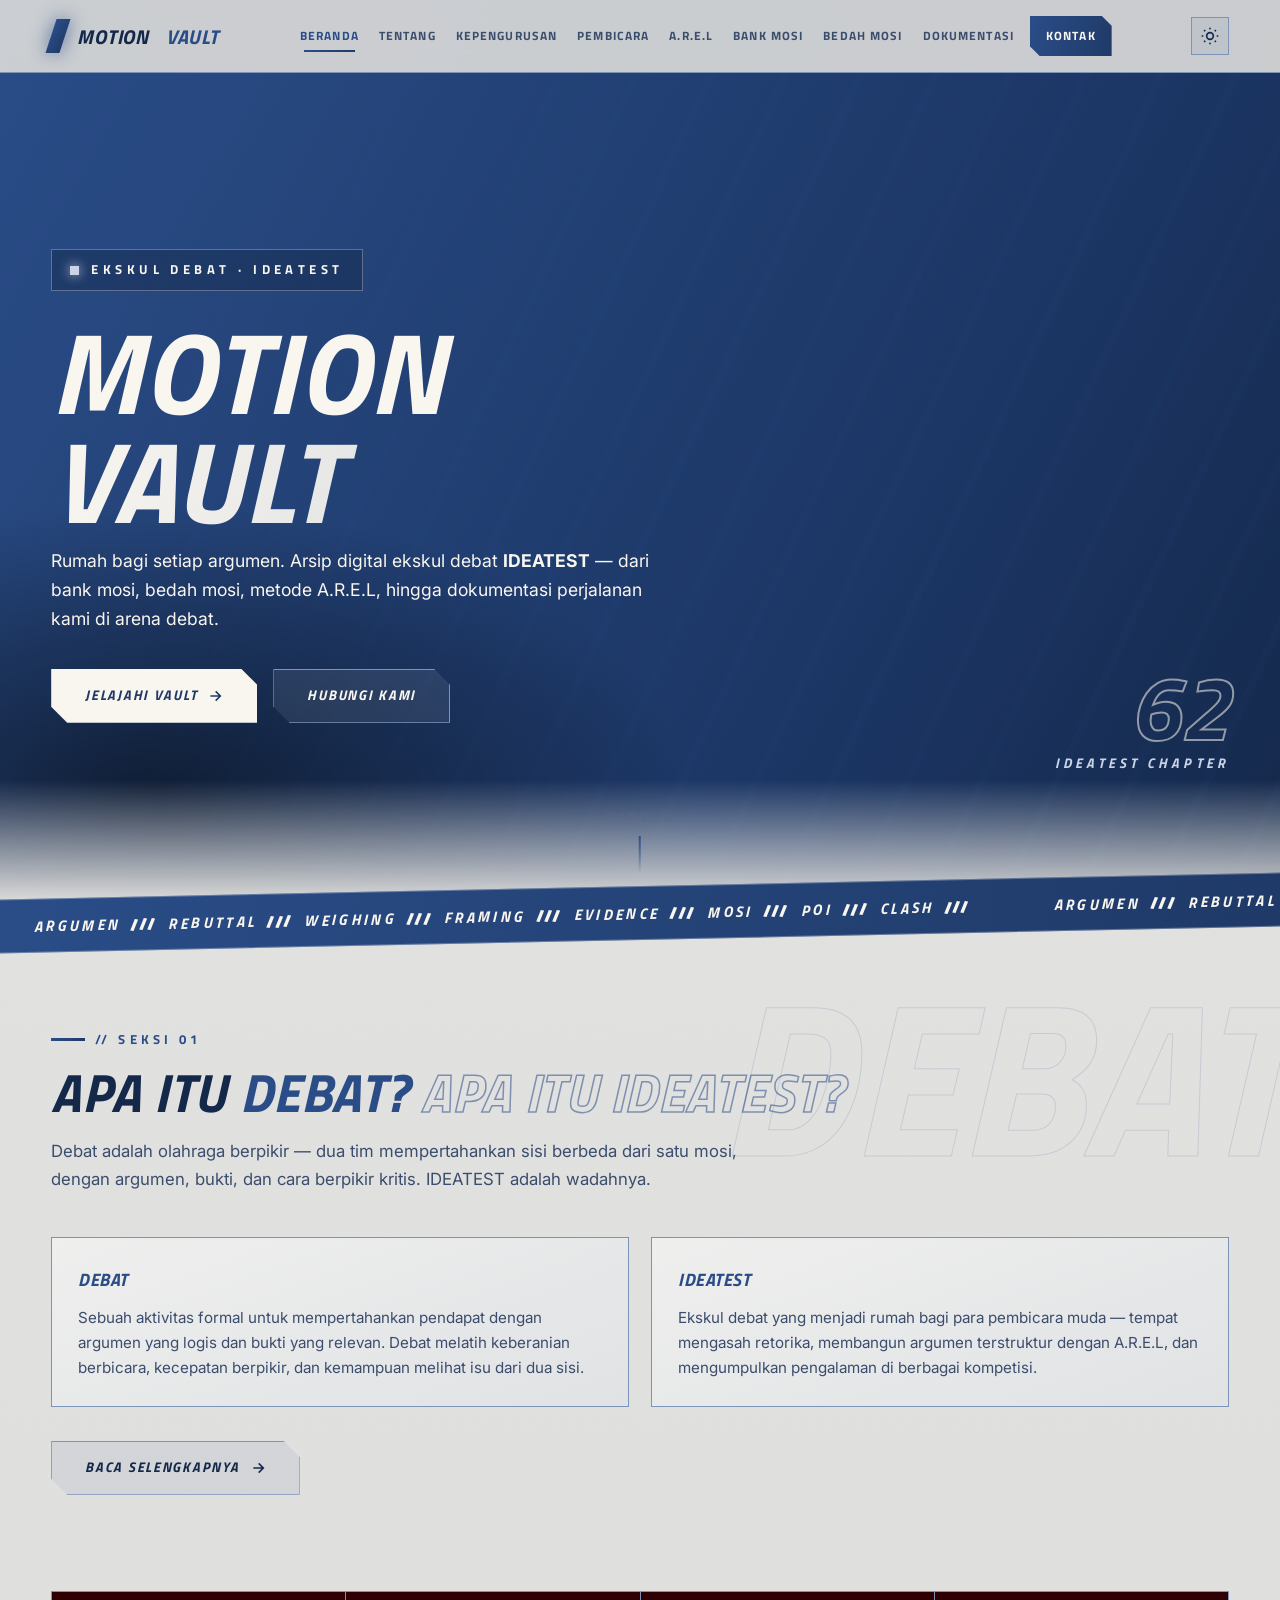
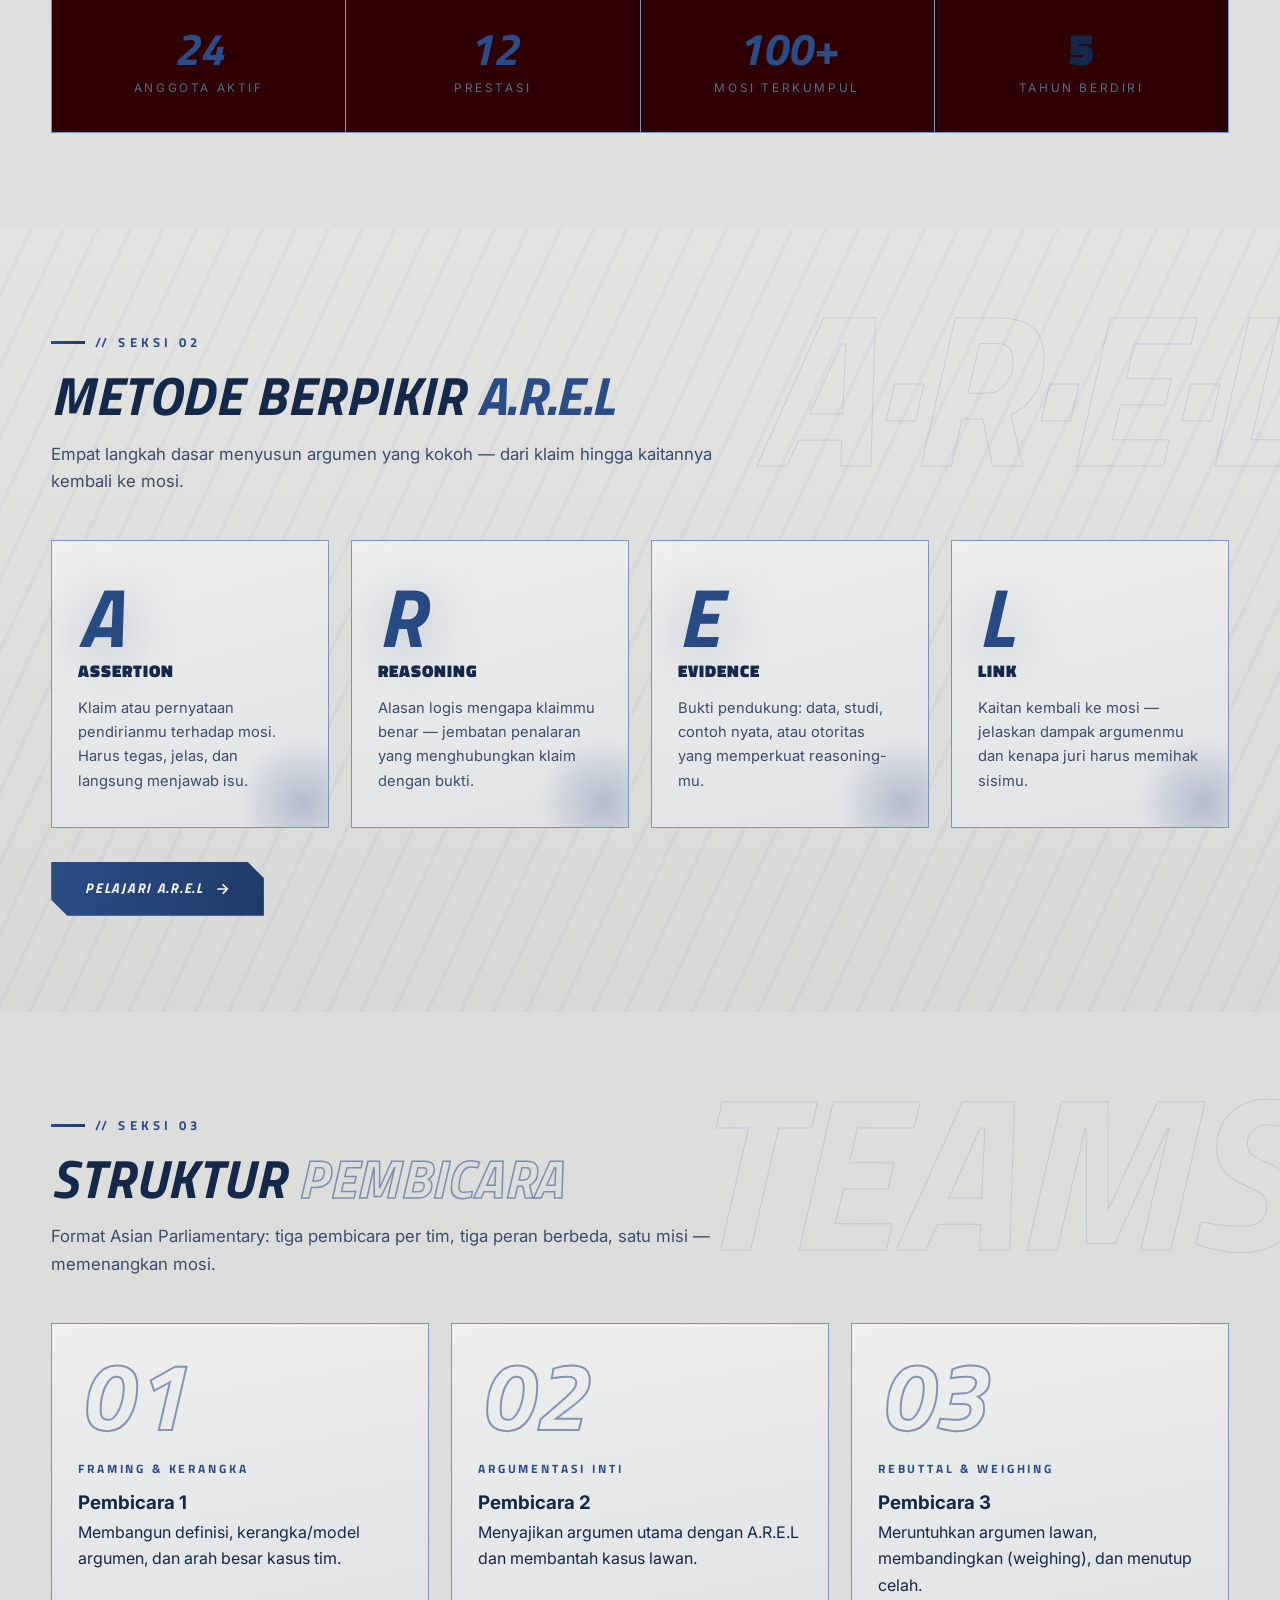
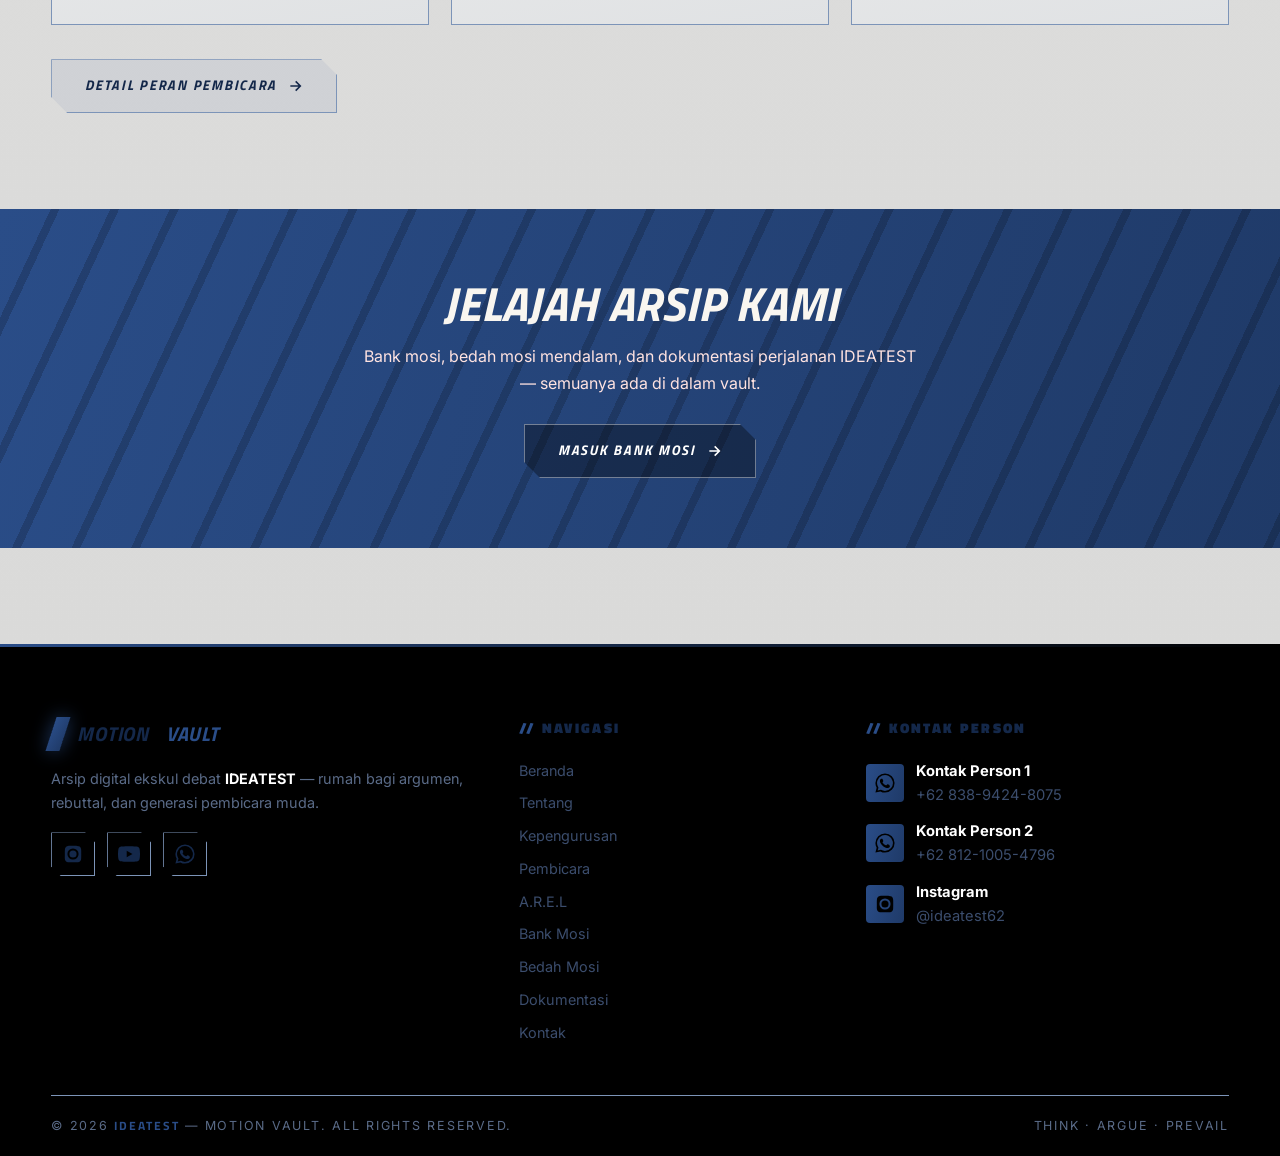
<file: index.html>
<!DOCTYPE html>
<html lang="id">
<head>
<meta charset="UTF-8">
<meta name="viewport" content="width=device-width, initial-scale=1.0">
<title>Beranda — Motion Vault | IDEATEST</title>
<meta name="description" content="Motion Vault — arsip digital ekskul debat IDEATEST">
<script>(function(){try{var t=localStorage.getItem('mv-theme');if(!t)t=matchMedia('(prefers-color-scheme: light)').matches?'light':'dark';document.documentElement.setAttribute('data-theme',t)}catch(e){document.documentElement.setAttribute('data-theme','dark')}})()</script>
<link rel="preconnect" href="https://fonts.googleapis.com">
<link rel="preconnect" href="https://fonts.gstatic.com" crossorigin>
<link href="https://fonts.googleapis.com/css2?family=Titillium+Web:ital,wght@0,600;0,700;0,900;1,700;1,900&family=Inter:wght@400;500;600&display=swap" rel="stylesheet">
<link rel="stylesheet" href="css/style.css">
<link rel="icon" href="data:image/svg+xml,%3Csvg xmlns='http://www.w3.org/2000/svg' viewBox='0 0 32 32'%3E%3Crect width='32' height='32' fill='%23240000'/%3E%3Crect x='10' y='4' width='9' height='24' fill='%23AD2831' transform='skewX(-14 4)'/%3E%3C/svg%3E">
</head>
<body>
<header id="site-header"></header>

<!-- ================= HERO ================= -->
<section class="hero">
  <div class="container hero-inner">
    <span class="hero-kicker"><span class="dot"></span>Ekskul Debat · IDEATEST</span>
    <h1>Motion <span class="l2">Vault</span></h1>
    <p class="hero-sub">Rumah bagi setiap argumen. Arsip digital ekskul debat <b>IDEATEST</b> —
       dari bank mosi, bedah mosi, metode A.R.E.L, hingga dokumentasi perjalanan kami di arena debat.</p>
    <div class="hero-actions">
      <a href="tentang.html" class="btn btn-red">Jelajahi Vault
        <svg class="arr" width="16" height="16" viewBox="0 0 24 24" fill="none" stroke="currentColor" stroke-width="2.4"><path d="M5 12h14M13 5l7 7-7 7"/></svg></a>
      <a href="kontak.html" class="btn btn-ghost">Hubungi Kami</a>
    </div>
  </div>
  <div class="hero-badge">
    <div class="num">62</div>
    <div class="lbl">IDEATEST Chapter</div>
  </div>
  <div class="scroll-hint">Scroll</div>
</section>

<!-- ================= MARQUEE ================= -->
<div class="marquee" aria-hidden="true">
  <div class="marquee-track">
    <span>Argumen<i>///</i>Rebuttal<i>///</i>Weighing<i>///</i>Framing<i>///</i>Evidence<i>///</i>Mosi<i>///</i>POI<i>///</i>Clash<i>///</i></span>
    <span>Argumen<i>///</i>Rebuttal<i>///</i>Weighing<i>///</i>Framing<i>///</i>Evidence<i>///</i>Mosi<i>///</i>POI<i>///</i>Clash<i>///</i></span>
  </div>
</div>

<!-- ================= TENTANG ================= -->
<section class="section">
  <div class="bg-word">Debat</div>
  <div class="container">
    <span class="section-tag reveal">// Seksi 01</span>
    <h2 class="section-title reveal d1">Apa Itu <span class="red">Debat?</span> <span class="stroke">Apa Itu IDEATEST?</span></h2>
    <p class="lead reveal d2">Debat adalah olahraga berpikir — dua tim mempertahankan sisi berbeda dari satu mosi,
       dengan argumen, bukti, dan cara berpikir kritis. IDEATEST adalah wadahnya.</p>
    <div class="grid grid-2" style="margin-top:44px">
      <div class="card reveal">
        <div class="card-body">
          <h3 style="color:var(--red-hot)">Debat</h3>
          <p>Sebuah aktivitas formal untuk mempertahankan pendapat dengan argumen yang logis dan bukti yang relevan.
             Debat melatih keberanian berbicara, kecepatan berpikir, dan kemampuan melihat isu dari dua sisi.</p>
        </div>
      </div>
      <div class="card reveal d1">
        <div class="card-body">
          <h3 style="color:var(--red-hot)">IDEATEST</h3>
          <p>Ekskul debat yang menjadi rumah bagi para pembicara muda — tempat mengasah retorika,
             membangun argumen terstruktur dengan A.R.E.L, dan mengumpulkan pengalaman di berbagai kompetisi.</p>
        </div>
      </div>
    </div>
    <div style="margin-top:34px" class="reveal">
      <a href="tentang.html" class="btn btn-ghost">Baca Selengkapnya
        <svg class="arr" width="16" height="16" viewBox="0 0 24 24" fill="none" stroke="currentColor" stroke-width="2.4"><path d="M5 12h14M13 5l7 7-7 7"/></svg></a>
    </div>
  </div>
</section>

<!-- ================= STATS ================= -->
<section class="section" style="padding-top:0">
  <div class="container">
    <div class="stats reveal" id="mv-stats"></div>
  </div>
</section>

<!-- ================= AREL TEASER ================= -->
<section class="section section-alt">
  <div class="bg-word">A·R·E·L</div>
  <div class="container">
    <span class="section-tag reveal">// Seksi 02</span>
    <h2 class="section-title reveal d1">Metode Berpikir <span class="red">A.R.E.L</span></h2>
    <p class="lead reveal d2">Empat langkah dasar menyusun argumen yang kokoh — dari klaim hingga kaitannya kembali ke mosi.</p>
    <div class="grid grid-4" style="margin-top:44px">
      <div class="f-card reveal"><div class="arel-letter">A</div><h3>Assertion</h3><p>Klaim atau pernyataan pendirianmu terhadap mosi. Harus tegas, jelas, dan langsung menjawab isu.</p></div>
      <div class="f-card reveal d1"><div class="arel-letter">R</div><h3>Reasoning</h3><p>Alasan logis mengapa klaimmu benar — jembatan penalaran yang menghubungkan klaim dengan bukti.</p></div>
      <div class="f-card reveal d2"><div class="arel-letter">E</div><h3>Evidence</h3><p>Bukti pendukung: data, studi, contoh nyata, atau otoritas yang memperkuat reasoning-mu.</p></div>
      <div class="f-card reveal d3"><div class="arel-letter">L</div><h3>Link</h3><p>Kaitan kembali ke mosi — jelaskan dampak argumenmu dan kenapa juri harus memihak sisimu.</p></div>
    </div>
    <div style="margin-top:34px" class="reveal">
      <a href="arel.html" class="btn btn-red">Pelajari A.R.E.L
        <svg class="arr" width="16" height="16" viewBox="0 0 24 24" fill="none" stroke="currentColor" stroke-width="2.4"><path d="M5 12h14M13 5l7 7-7 7"/></svg></a>
    </div>
  </div>
</section>

<!-- ================= PEMBICARA TEASER ================= -->
<section class="section">
  <div class="bg-word">Teams</div>
  <div class="container">
    <span class="section-tag reveal">// Seksi 03</span>
    <h2 class="section-title reveal d1">Struktur <span class="stroke">Pembicara</span></h2>
    <p class="lead reveal d2">Format Asian Parliamentary: tiga pembicara per tim, tiga peran berbeda, satu misi — memenangkan mosi.</p>
    <div class="grid grid-3" style="margin-top:44px">
      <div class="speaker-card reveal">
        <div class="speaker-num">01</div>
        <div class="card-body">
          <span class="speaker-role">Framing & Kerangka</span>
          <h3 style="margin-top:8px">Pembicara 1</h3>
          <p>Membangun definisi, kerangka/model argumen, dan arah besar kasus tim.</p>
        </div>
      </div>
      <div class="speaker-card reveal d1">
        <div class="speaker-num">02</div>
        <div class="card-body">
          <span class="speaker-role">Argumentasi Inti</span>
          <h3 style="margin-top:8px">Pembicara 2</h3>
          <p>Menyajikan argumen utama dengan A.R.E.L dan membantah kasus lawan.</p>
        </div>
      </div>
      <div class="speaker-card reveal d2">
        <div class="speaker-num">03</div>
        <div class="card-body">
          <span class="speaker-role">Rebuttal & Weighing</span>
          <h3 style="margin-top:8px">Pembicara 3</h3>
          <p>Meruntuhkan argumen lawan, membandingkan (weighing), dan menutup celah.</p>
        </div>
      </div>
    </div>
    <div style="margin-top:34px" class="reveal">
      <a href="pembicara.html" class="btn btn-ghost">Detail Peran Pembicara
        <svg class="arr" width="16" height="16" viewBox="0 0 24 24" fill="none" stroke="currentColor" stroke-width="2.4"><path d="M5 12h14M13 5l7 7-7 7"/></svg></a>
    </div>
  </div>
</section>

<!-- ================= CTA ================= -->
<section class="section" style="padding-top:0">
  <div class="cta-banner reveal">
    <h2>Jelajah Arsip Kami</h2>
    <p>Bank mosi, bedah mosi mendalam, dan dokumentasi perjalanan IDEATEST — semuanya ada di dalam vault.</p>
    <a href="bank-mosi.html" class="btn btn-ghost" style="color:#fff">Masuk Bank Mosi
      <svg class="arr" width="16" height="16" viewBox="0 0 24 24" fill="none" stroke="currentColor" stroke-width="2.4"><path d="M5 12h14M13 5l7 7-7 7"/></svg></a>
  </div>
</section>

<footer id="site-footer"></footer>
<script src="js/data.js"></script>
<script src="js/script.js"></script>
</body>
</html>
</file>
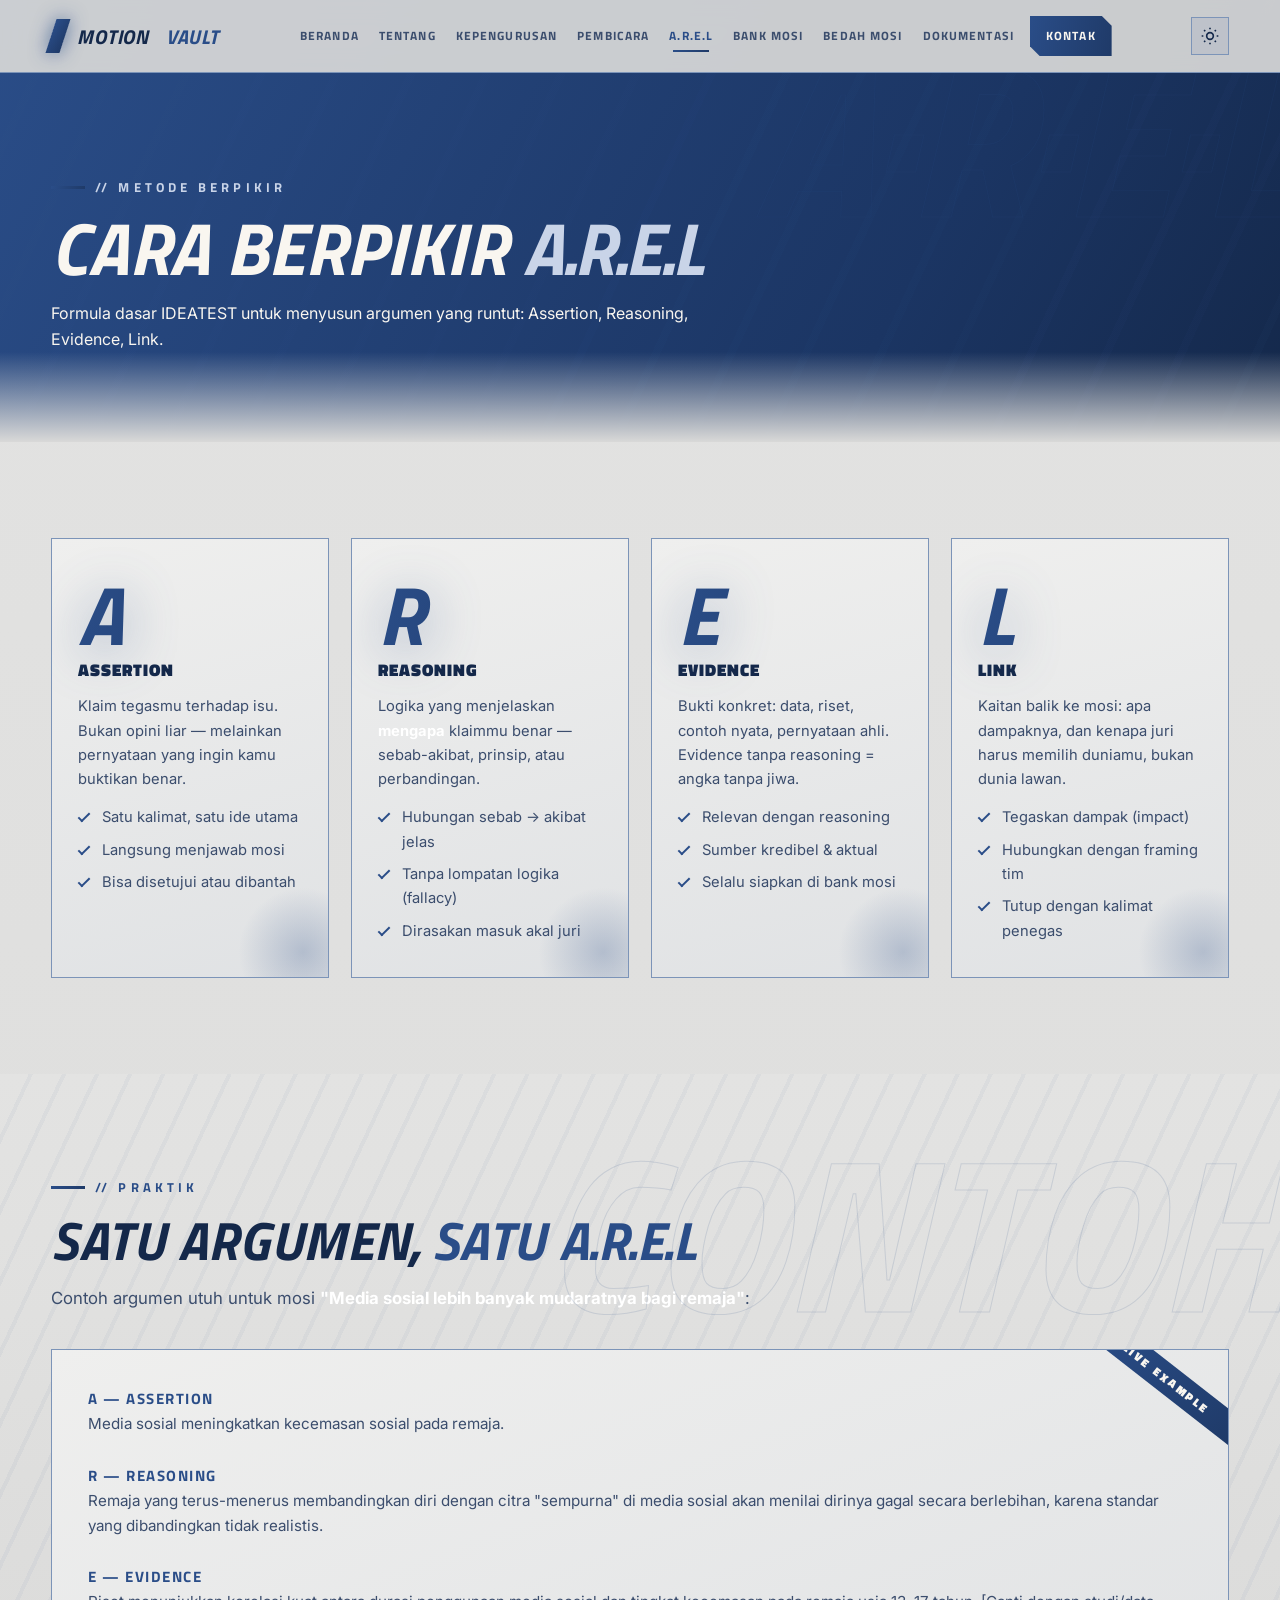
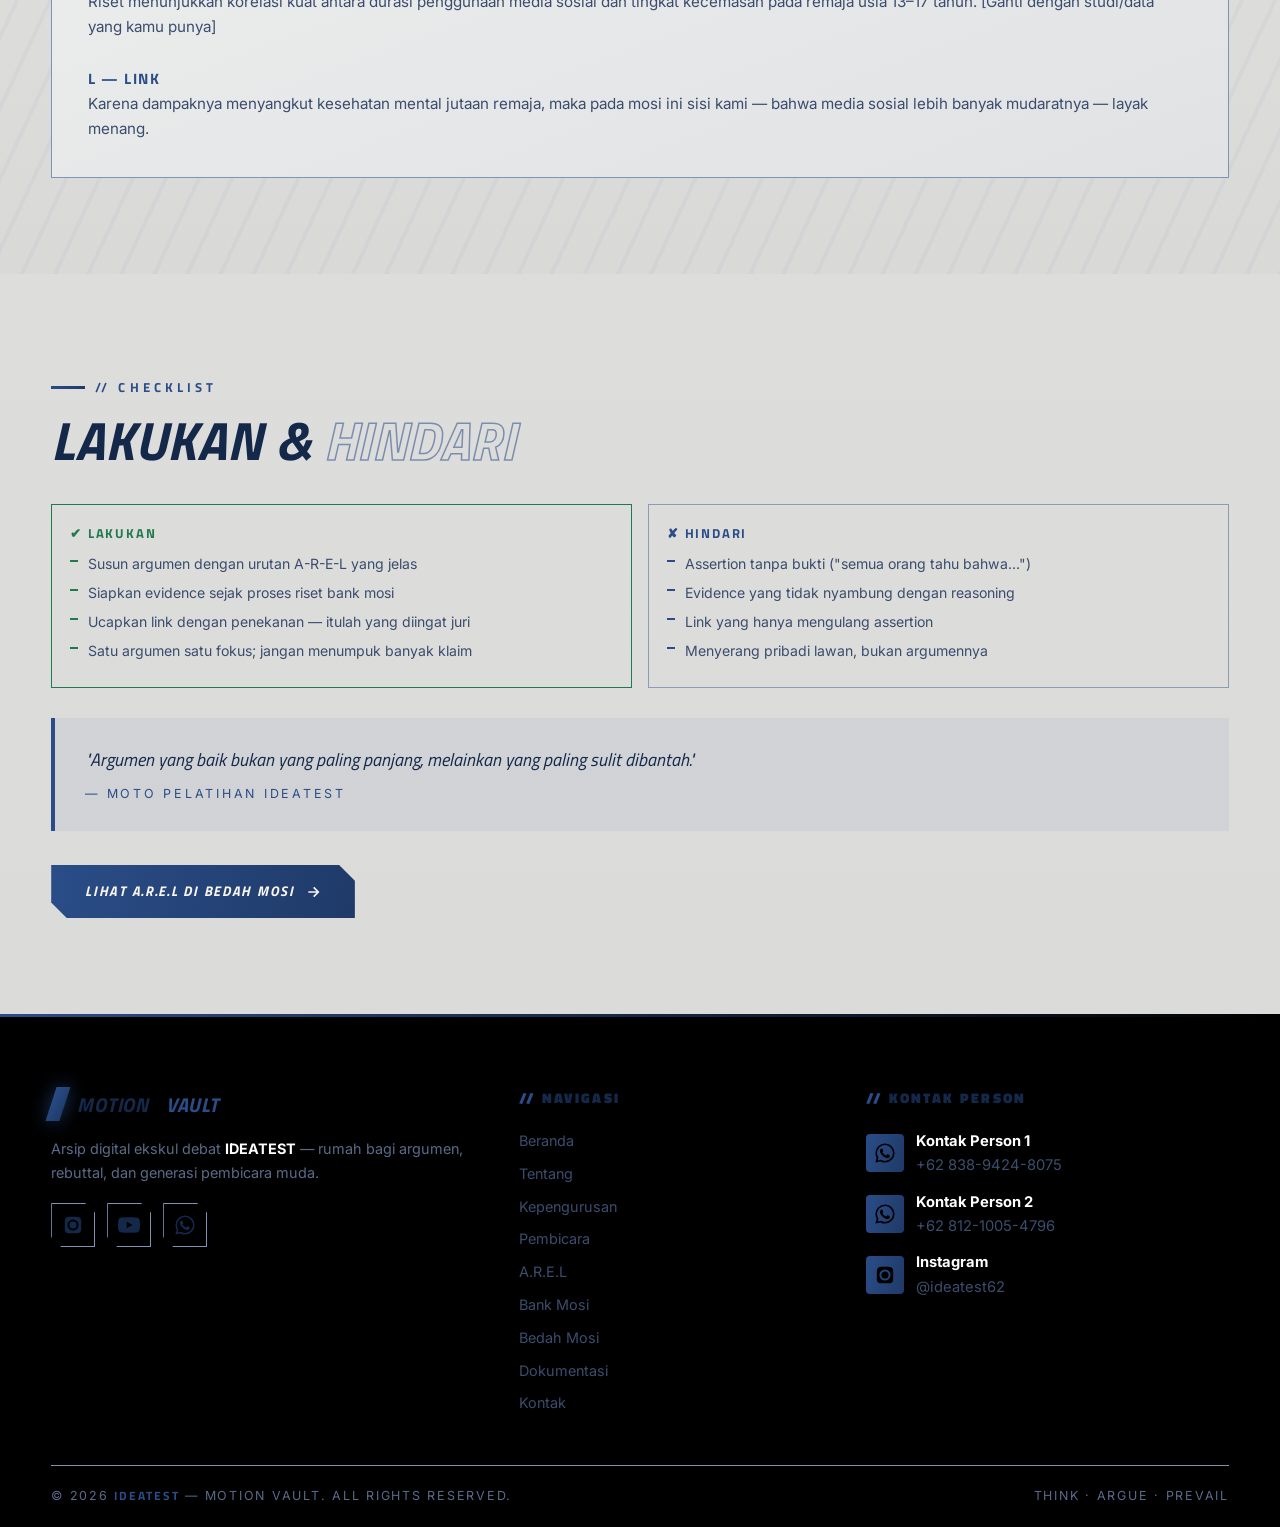
<file: arel.html>
<!DOCTYPE html>
<html lang="id">
<head>
<meta charset="UTF-8">
<meta name="viewport" content="width=device-width, initial-scale=1.0">
<title>Metode A.R.E.L — Motion Vault | IDEATEST</title>
<meta name="description" content="Cara berpikir A.R.E.L — metode menyusun argumen debat">
<script>(function(){try{var t=localStorage.getItem('mv-theme');if(!t)t=matchMedia('(prefers-color-scheme: light)').matches?'light':'dark';document.documentElement.setAttribute('data-theme',t)}catch(e){document.documentElement.setAttribute('data-theme','dark')}})()</script>
<link rel="preconnect" href="https://fonts.googleapis.com">
<link rel="preconnect" href="https://fonts.gstatic.com" crossorigin>
<link href="https://fonts.googleapis.com/css2?family=Titillium+Web:ital,wght@0,600;0,700;0,900;1,700;1,900&family=Inter:wght@400;500;600&display=swap" rel="stylesheet">
<link rel="stylesheet" href="css/style.css">
<link rel="icon" href="data:image/svg+xml,%3Csvg xmlns='http://www.w3.org/2000/svg' viewBox='0 0 32 32'%3E%3Crect width='32' height='32' fill='%23240000'/%3E%3Crect x='10' y='4' width='9' height='24' fill='%23AD2831' transform='skewX(-14 4)'/%3E%3C/svg%3E">
</head>
<body>
<header id="site-header"></header>

<section class="page-hero">
  <div class="bg-word">A·R·E·L</div>
  <div class="container">
    <span class="section-tag">// Metode Berpikir</span>
    <h1>Cara Berpikir <span style="color:var(--red-hot)">A.R.E.L</span></h1>
    <p>Formula dasar IDEATEST untuk menyusun argumen yang runtut: Assertion, Reasoning, Evidence, Link.</p>
  </div>
</section>

<section class="section">
  <div class="container">
    <div class="grid grid-4">
      <div class="f-card reveal">
        <div class="arel-letter">A</div>
        <h3>Assertion</h3>
        <p>Klaim tegasmu terhadap isu. Bukan opini liar — melainkan pernyataan yang ingin kamu buktikan benar.</p>
        <ul class="tick-list">
          <li>Satu kalimat, satu ide utama</li>
          <li>Langsung menjawab mosi</li>
          <li>Bisa disetujui atau dibantah</li>
        </ul>
      </div>
      <div class="f-card reveal d1">
        <div class="arel-letter">R</div>
        <h3>Reasoning</h3>
        <p>Logika yang menjelaskan <b style="color:#fff">mengapa</b> klaimmu benar — sebab-akibat, prinsip, atau perbandingan.</p>
        <ul class="tick-list">
          <li>Hubungan sebab → akibat jelas</li>
          <li>Tanpa lompatan logika (fallacy)</li>
          <li>Dirasakan masuk akal juri</li>
        </ul>
      </div>
      <div class="f-card reveal d2">
        <div class="arel-letter">E</div>
        <h3>Evidence</h3>
        <p>Bukti konkret: data, riset, contoh nyata, pernyataan ahli. Evidence tanpa reasoning = angka tanpa jiwa.</p>
        <ul class="tick-list">
          <li>Relevan dengan reasoning</li>
          <li>Sumber kredibel & aktual</li>
          <li>Selalu siapkan di bank mosi</li>
        </ul>
      </div>
      <div class="f-card reveal d3">
        <div class="arel-letter">L</div>
        <h3>Link</h3>
        <p>Kaitan balik ke mosi: apa dampaknya, dan kenapa juri harus memilih duniamu, bukan dunia lawan.</p>
        <ul class="tick-list">
          <li>Tegaskan dampak (impact)</li>
          <li>Hubungkan dengan framing tim</li>
          <li>Tutup dengan kalimat penegas</li>
        </ul>
      </div>
    </div>
  </div>
</section>

<section class="section section-alt">
  <div class="bg-word">Contoh</div>
  <div class="container">
    <span class="section-tag reveal">// Praktik</span>
    <h2 class="section-title reveal d1">Satu Argumen, <span class="red">Satu A.R.E.L</span></h2>
    <p class="lead reveal d2">Contoh argumen utuh untuk mosi <b style="color:#fff">"Media sosial lebih banyak mudaratnya bagi remaja"</b>:</p>
    <div class="card" style="margin-top:36px">
      <span class="corner">Live Example</span>
      <div class="card-body" style="padding:36px">
        <p><b style="color:var(--red-hot);font-family:var(--font-head);letter-spacing:.1em">A — ASSERTION</b><br>
        <span style="color:var(--gray)">Media sosial meningkatkan kecemasan sosial pada remaja.</span></p><br>
        <p><b style="color:var(--red-hot);font-family:var(--font-head);letter-spacing:.1em">R — REASONING</b><br>
        <span style="color:var(--gray)">Remaja yang terus-menerus membandingkan diri dengan citra "sempurna" di media sosial
        akan menilai dirinya gagal secara berlebihan, karena standar yang dibandingkan tidak realistis.</span></p><br>
        <p><b style="color:var(--red-hot);font-family:var(--font-head);letter-spacing:.1em">E — EVIDENCE</b><br>
        <span style="color:var(--gray)">Riset menunjukkan korelasi kuat antara durasi penggunaan media sosial dan tingkat
        kecemasan pada remaja usia 13–17 tahun. [Ganti dengan studi/data yang kamu punya]</span></p><br>
        <p><b style="color:var(--red-hot);font-family:var(--font-head);letter-spacing:.1em">L — LINK</b><br>
        <span style="color:var(--gray)">Karena dampaknya menyangkut kesehatan mental jutaan remaja, maka pada mosi ini
        sisi kami — bahwa media sosial lebih banyak mudaratnya — layak menang.</span></p>
      </div>
    </div>
  </div>
</section>

<section class="section">
  <div class="container">
    <span class="section-tag reveal">// Checklist</span>
    <h2 class="section-title reveal d1">Lakukan & <span class="stroke">Hindari</span></h2>
    <div class="procon" style="margin-top:36px">
      <div class="box pro reveal">
        <h5>✔ Lakukan</h5>
        <ul>
          <li>Susun argumen dengan urutan A-R-E-L yang jelas</li>
          <li>Siapkan evidence sejak proses riset bank mosi</li>
          <li>Ucapkan link dengan penekanan — itulah yang diingat juri</li>
          <li>Satu argumen satu fokus; jangan menumpuk banyak klaim</li>
        </ul>
      </div>
      <div class="box con reveal d1">
        <h5>✘ Hindari</h5>
        <ul>
          <li>Assertion tanpa bukti ("semua orang tahu bahwa...")</li>
          <li>Evidence yang tidak nyambung dengan reasoning</li>
          <li>Link yang hanya mengulang assertion</li>
          <li>Menyerang pribadi lawan, bukan argumennya</li>
        </ul>
      </div>
    </div>
    <div class="quote-band reveal">
      <p>"Argumen yang baik bukan yang paling panjang, melainkan yang paling sulit dibantah."</p>
      <span>— Moto pelatihan IDEATEST</span>
    </div>
    <div style="margin-top:34px" class="reveal">
      <a href="bedah-mosi.html" class="btn btn-red">Lihat A.R.E.L di Bedah Mosi
        <svg class="arr" width="16" height="16" viewBox="0 0 24 24" fill="none" stroke="currentColor" stroke-width="2.4"><path d="M5 12h14M13 5l7 7-7 7"/></svg></a>
    </div>
  </div>
</section>

<footer id="site-footer"></footer>
<script src="js/data.js"></script>
<script src="js/script.js"></script>
</body>
</html>
</file>
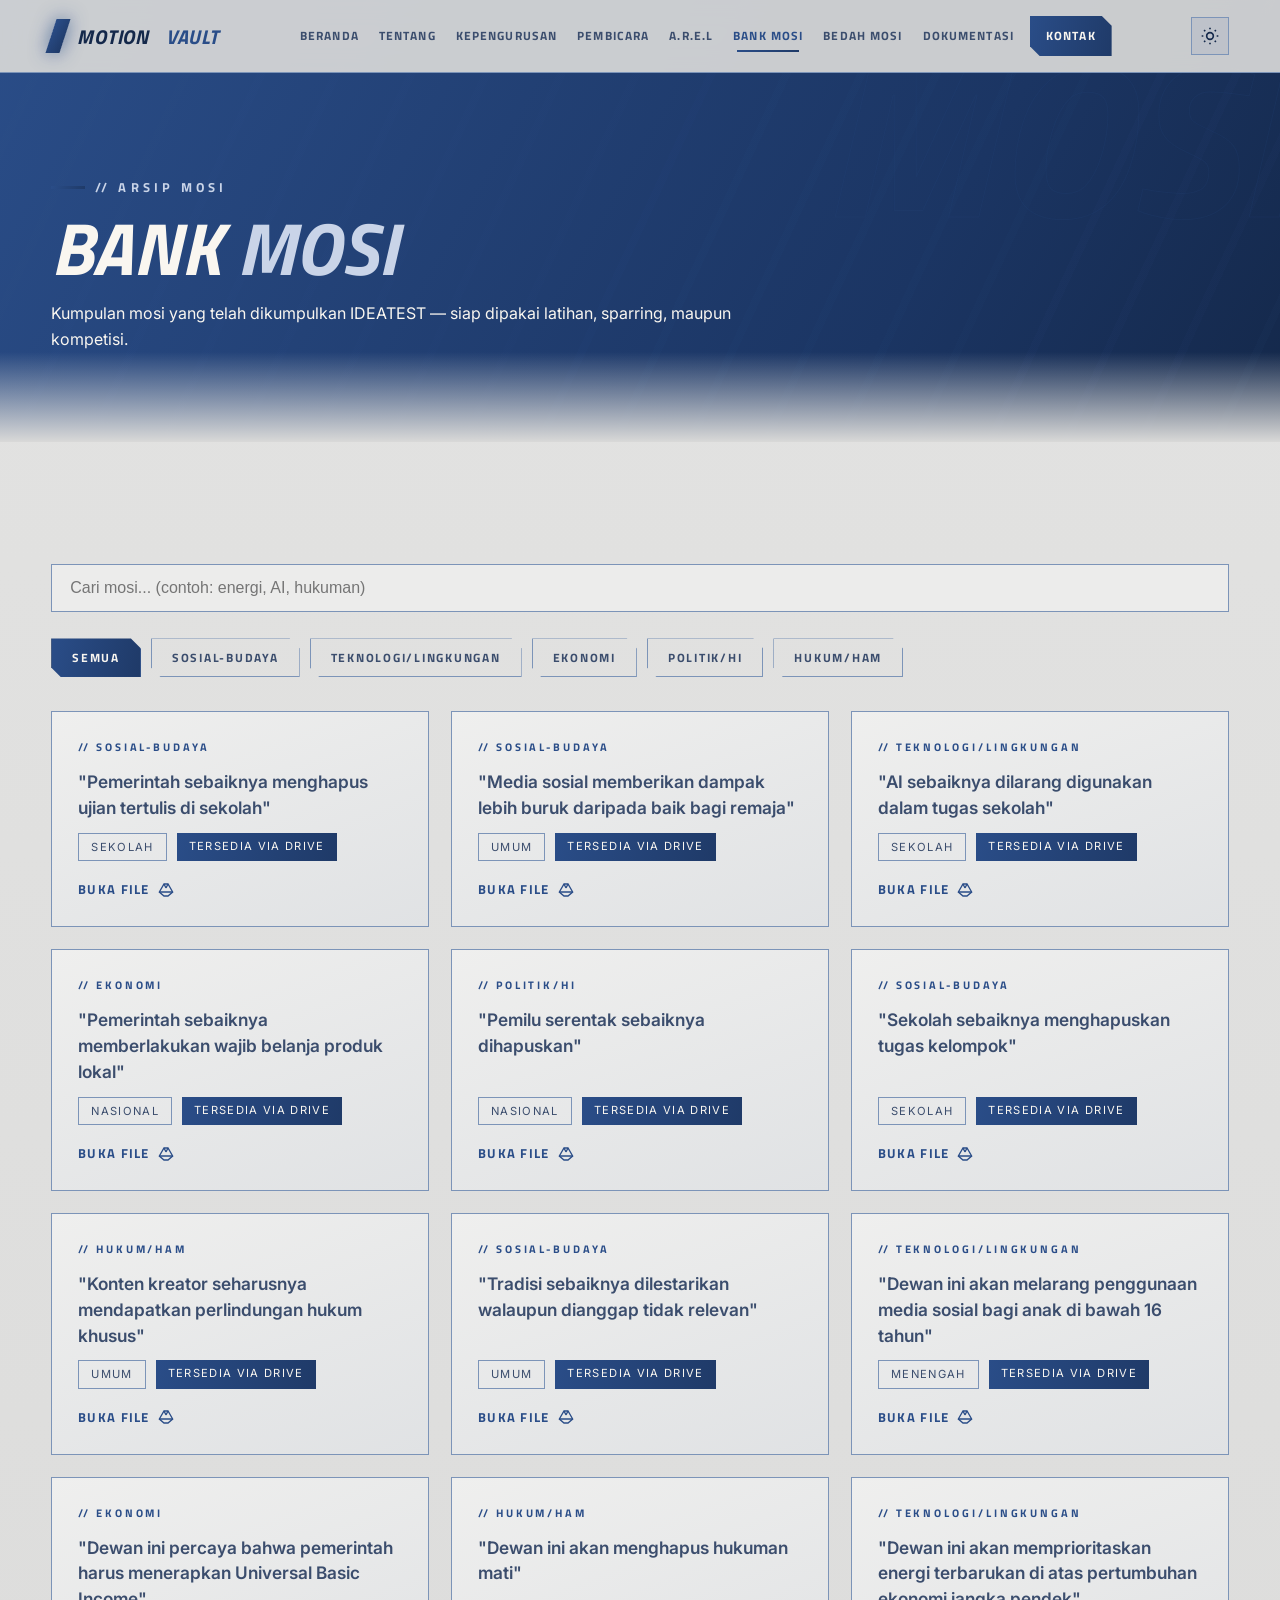
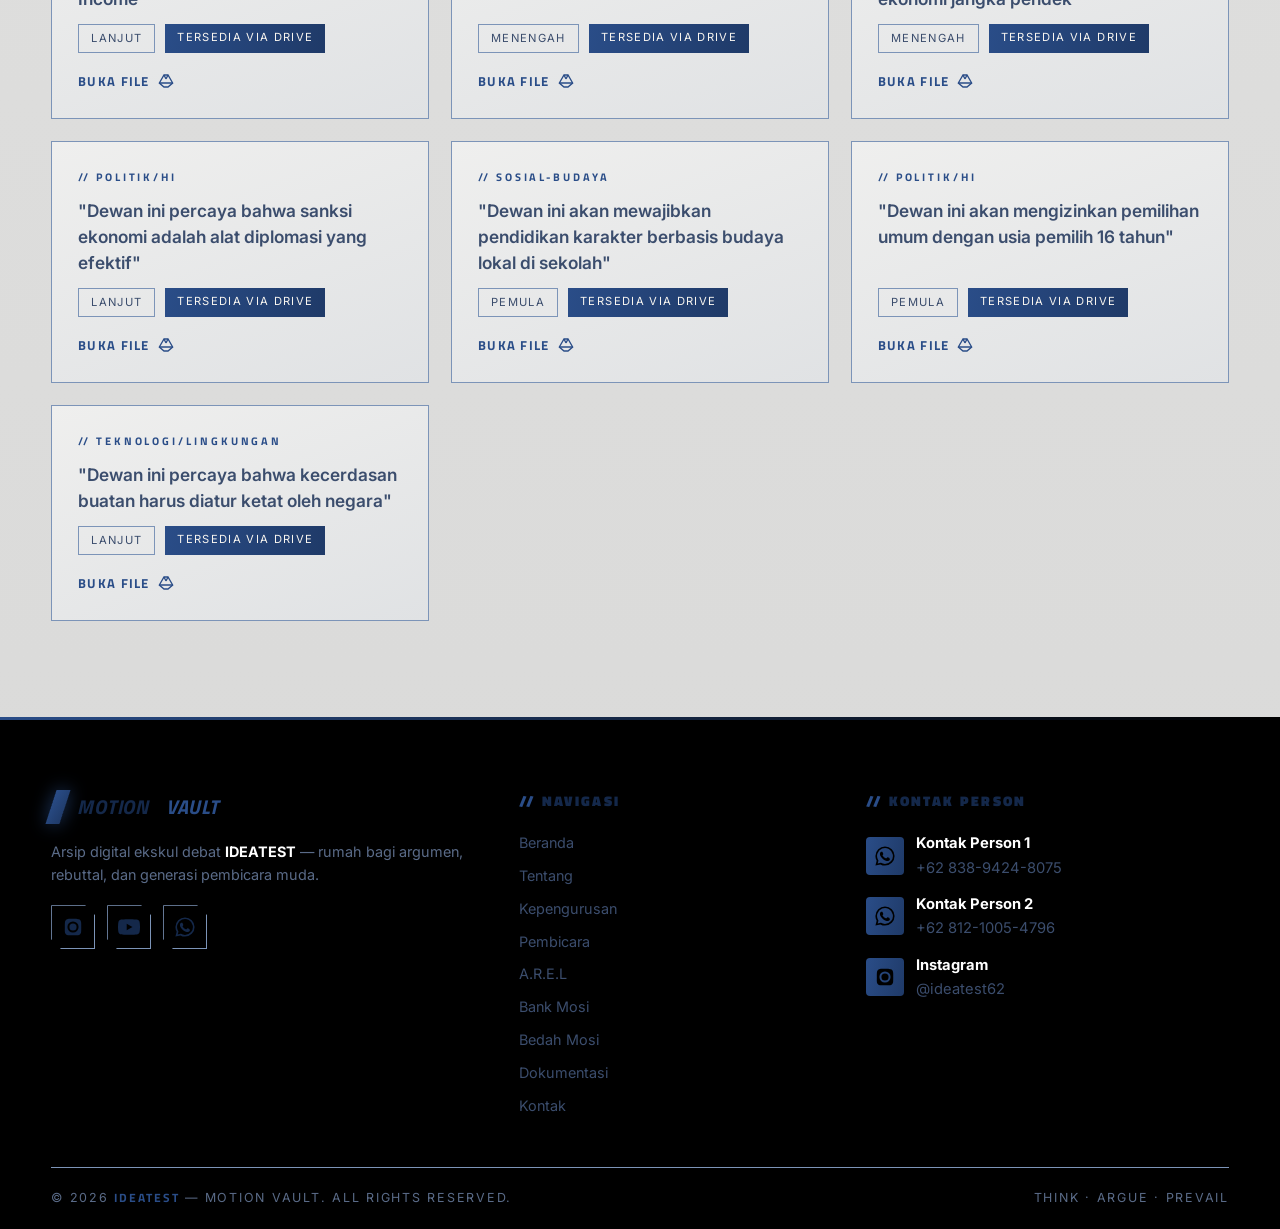
<file: bank-mosi.html>
<!DOCTYPE html>
<html lang="id">
<head>
<meta charset="UTF-8">
<meta name="viewport" content="width=device-width, initial-scale=1.0">
<title>Bank Mosi — Motion Vault | IDEATEST</title>
<meta name="description" content="Kumpulan mosi (motion) ekskul debat IDEATEST">
<script>(function(){try{var t=localStorage.getItem('mv-theme');if(!t)t=matchMedia('(prefers-color-scheme: light)').matches?'light':'dark';document.documentElement.setAttribute('data-theme',t)}catch(e){document.documentElement.setAttribute('data-theme','dark')}})()</script>
<link rel="preconnect" href="https://fonts.googleapis.com">
<link rel="preconnect" href="https://fonts.gstatic.com" crossorigin>
<link href="https://fonts.googleapis.com/css2?family=Titillium+Web:ital,wght@0,600;0,700;0,900;1,700;1,900&family=Inter:wght@400;500;600&display=swap" rel="stylesheet">
<link rel="stylesheet" href="css/style.css">
<link rel="icon" href="data:image/svg+xml,%3Csvg xmlns='http://www.w3.org/2000/svg' viewBox='0 0 32 32'%3E%3Crect width='32' height='32' fill='%23240000'/%3E%3Crect x='10' y='4' width='9' height='24' fill='%23AD2831' transform='skewX(-14 4)'/%3E%3C/svg%3E">
</head>
<body>
<header id="site-header"></header>

<section class="page-hero">
  <div class="bg-word">Mosi</div>
  <div class="container">
    <span class="section-tag">// Arsip Mosi</span>
    <h1>Bank <span style="color:var(--red-hot)">Mosi</span></h1>
    <p>Kumpulan mosi yang telah dikumpulkan IDEATEST — siap dipakai latihan, sparring, maupun kompetisi.</p>
  </div>
</section>

<section class="section">
  <div class="container">
    <input id="mv-bank-search" class="search-input" type="search" placeholder="Cari mosi... (contoh: energi, AI, hukuman)" aria-label="Cari mosi">
    <div class="chips" id="mv-bank-chips"></div>
    <div class="grid grid-3" id="mv-bank"></div>
  </div>
</section>

<footer id="site-footer"></footer>
<script src="js/data.js"></script>
<script src="js/script.js"></script>
</body>
</html>
</file>
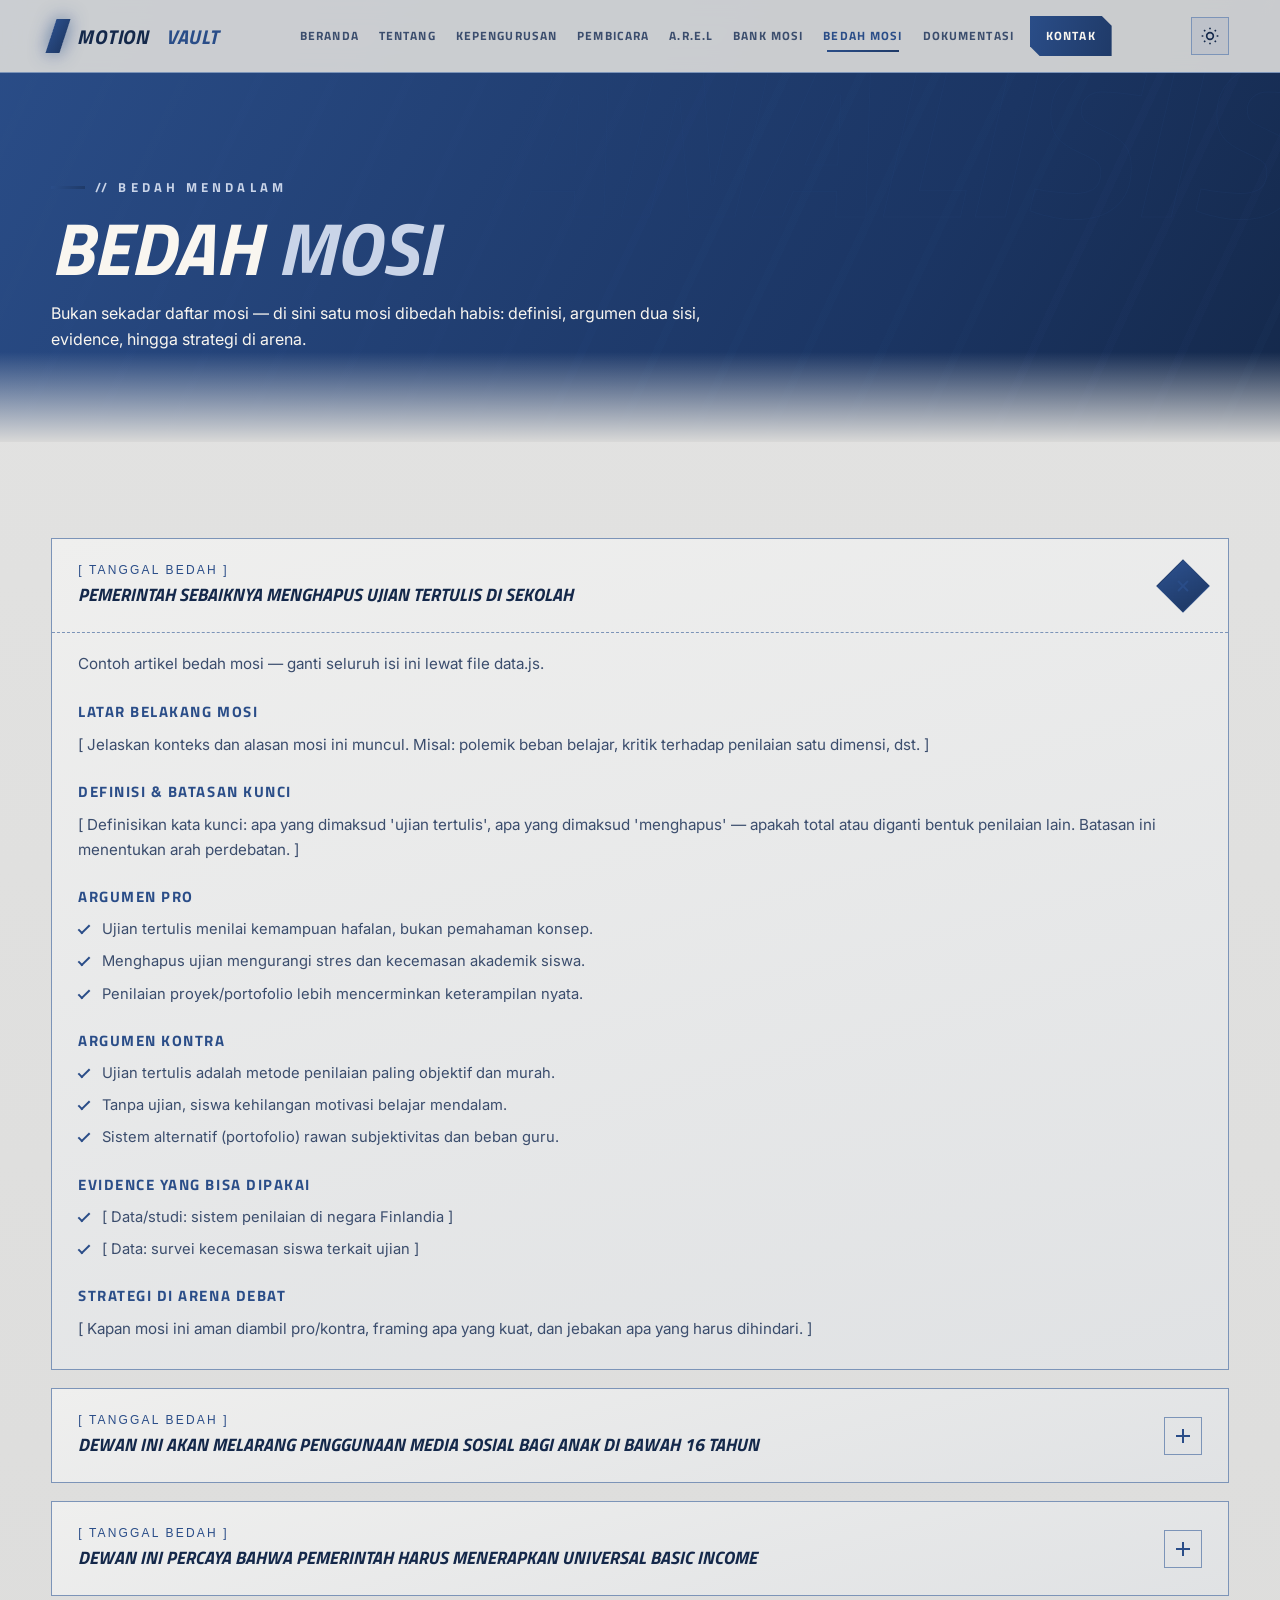
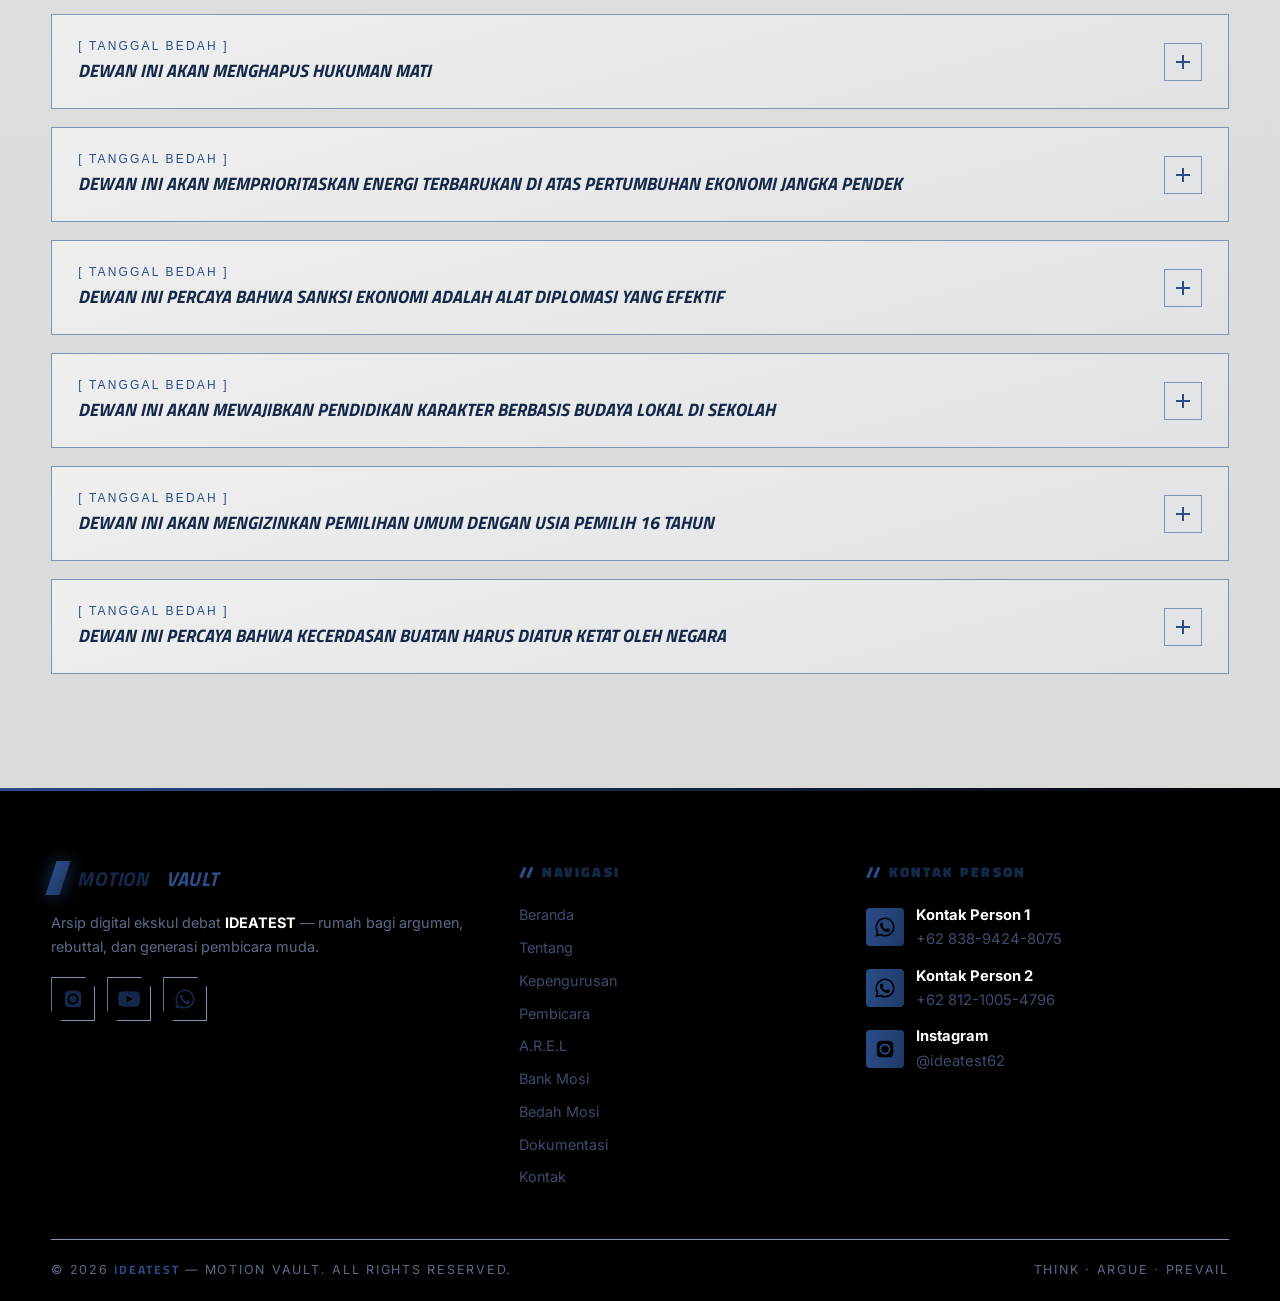
<file: bedah-mosi.html>
<!DOCTYPE html>
<html lang="id">
<head>
<meta charset="UTF-8">
<meta name="viewport" content="width=device-width, initial-scale=1.0">
<title>Bedah Mosi — Motion Vault | IDEATEST</title>
<meta name="description" content="Bedah mosi mendalam oleh ekskul debat IDEATEST">
<script>(function(){try{var t=localStorage.getItem('mv-theme');if(!t)t=matchMedia('(prefers-color-scheme: light)').matches?'light':'dark';document.documentElement.setAttribute('data-theme',t)}catch(e){document.documentElement.setAttribute('data-theme','dark')}})()</script>
<link rel="preconnect" href="https://fonts.googleapis.com">
<link rel="preconnect" href="https://fonts.gstatic.com" crossorigin>
<link href="https://fonts.googleapis.com/css2?family=Titillium+Web:ital,wght@0,600;0,700;0,900;1,700;1,900&family=Inter:wght@400;500;600&display=swap" rel="stylesheet">
<link rel="stylesheet" href="css/style.css">
<link rel="icon" href="data:image/svg+xml,%3Csvg xmlns='http://www.w3.org/2000/svg' viewBox='0 0 32 32'%3E%3Crect width='32' height='32' fill='%23240000'/%3E%3Crect x='10' y='4' width='9' height='24' fill='%23AD2831' transform='skewX(-14 4)'/%3E%3C/svg%3E">
</head>
<body>
<header id="site-header"></header>

<section class="page-hero">
  <div class="bg-word">Analisis</div>
  <div class="container">
    <span class="section-tag">// Bedah Mendalam</span>
    <h1>Bedah <span style="color:var(--red-hot)">Mosi</span></h1>
    <p>Bukan sekadar daftar mosi — di sini satu mosi dibedah habis: definisi, argumen dua sisi, evidence, hingga strategi di arena.</p>
  </div>
</section>

<section class="section">
  <div class="container">
    <div id="mv-bedah"></div>
  </div>
</section>

<footer id="site-footer"></footer>
<script src="js/data.js"></script>
<script src="js/script.js"></script>
</body>
</html>
</file>
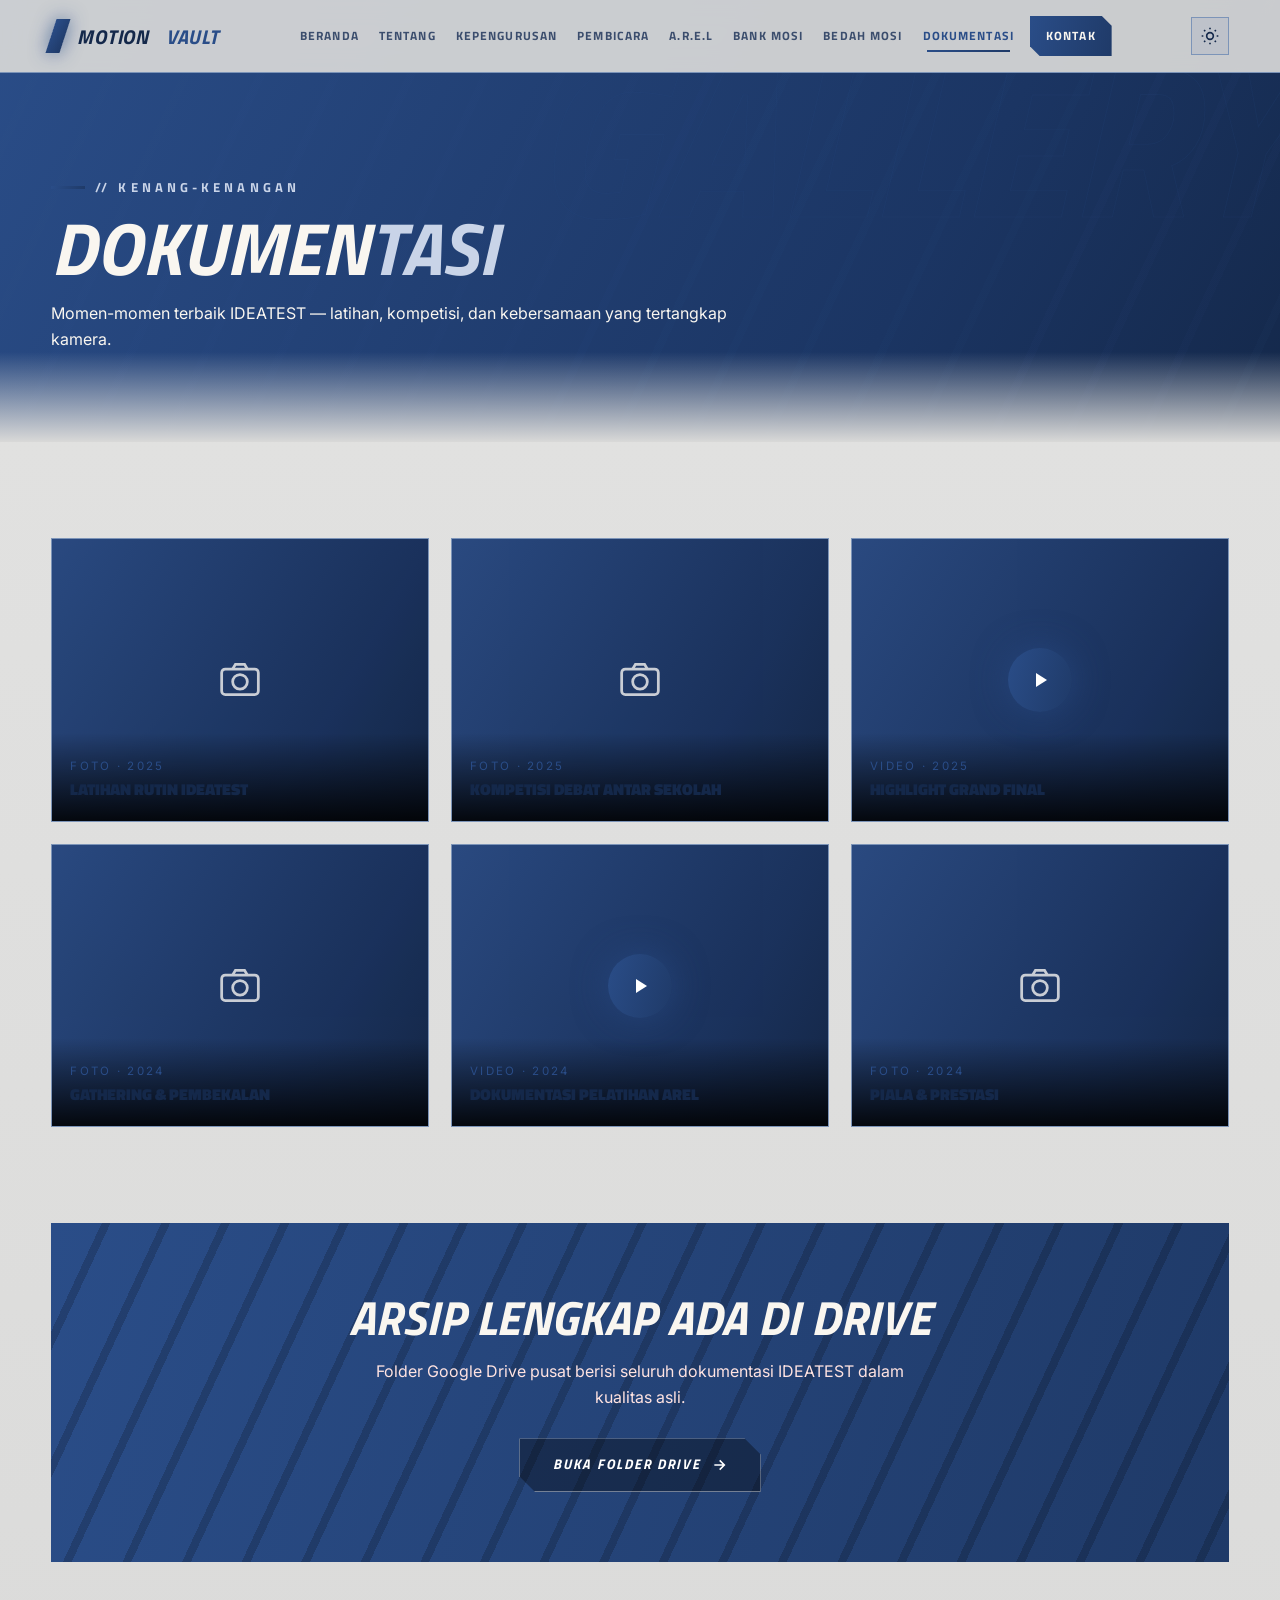
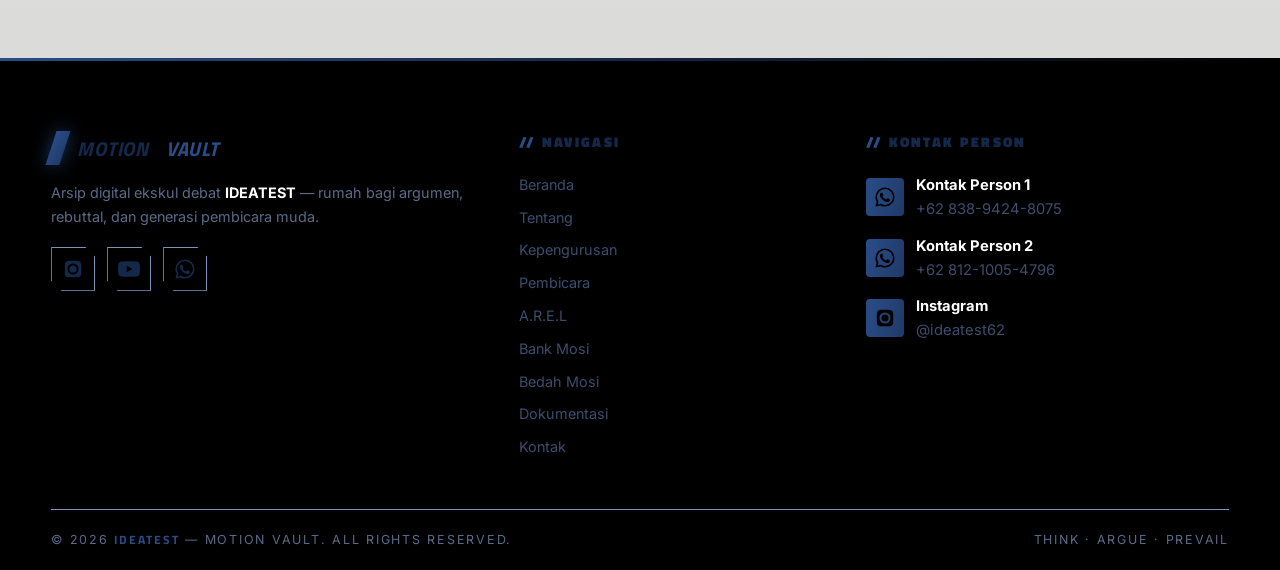
<file: dokumentasi.html>
<!DOCTYPE html>
<html lang="id">
<head>
<meta charset="UTF-8">
<meta name="viewport" content="width=device-width, initial-scale=1.0">
<title>Dokumentasi — Motion Vault | IDEATEST</title>
<meta name="description" content="Dokumentasi foto dan video ekskul debat IDEATEST">
<script>(function(){try{var t=localStorage.getItem('mv-theme');if(!t)t=matchMedia('(prefers-color-scheme: light)').matches?'light':'dark';document.documentElement.setAttribute('data-theme',t)}catch(e){document.documentElement.setAttribute('data-theme','dark')}})()</script>
<link rel="preconnect" href="https://fonts.googleapis.com">
<link rel="preconnect" href="https://fonts.gstatic.com" crossorigin>
<link href="https://fonts.googleapis.com/css2?family=Titillium+Web:ital,wght@0,600;0,700;0,900;1,700;1,900&family=Inter:wght@400;500;600&display=swap" rel="stylesheet">
<link rel="stylesheet" href="css/style.css">
<link rel="icon" href="data:image/svg+xml,%3Csvg xmlns='http://www.w3.org/2000/svg' viewBox='0 0 32 32'%3E%3Crect width='32' height='32' fill='%23240000'/%3E%3Crect x='10' y='4' width='9' height='24' fill='%23AD2831' transform='skewX(-14 4)'/%3E%3C/svg%3E">
</head>
<body>
<header id="site-header"></header>

<section class="page-hero">
  <div class="bg-word">Gallery</div>
  <div class="container">
    <span class="section-tag">// Kenang-Kenangan</span>
    <h1>Dokumen<span style="color:var(--red-hot)">tasi</span></h1>
    <p>Momen-momen terbaik IDEATEST — latihan, kompetisi, dan kebersamaan yang tertangkap kamera.</p>
  </div>
</section>

<section class="section">
  <div class="container">
    <div class="grid grid-3" id="mv-gallery"></div>
  </div>
</section>

<section class="section" style="padding-top:0">
  <div class="container">
    <div class="cta-banner reveal">
      <h2>Arsip Lengkap Ada di Drive</h2>
      <p>Folder Google Drive pusat berisi seluruh dokumentasi IDEATEST dalam kualitas asli.</p>
      <a href="#ganti-link-folder-drive" target="_blank" rel="noopener" class="btn btn-ghost" style="color:#fff">Buka Folder Drive
        <svg class="arr" width="16" height="16" viewBox="0 0 24 24" fill="none" stroke="currentColor" stroke-width="2.4"><path d="M5 12h14M13 5l7 7-7 7"/></svg></a>
    </div>
  </div>
</section>

<footer id="site-footer"></footer>
<script src="js/data.js"></script>
<script src="js/script.js"></script>
</body>
</html>
</file>
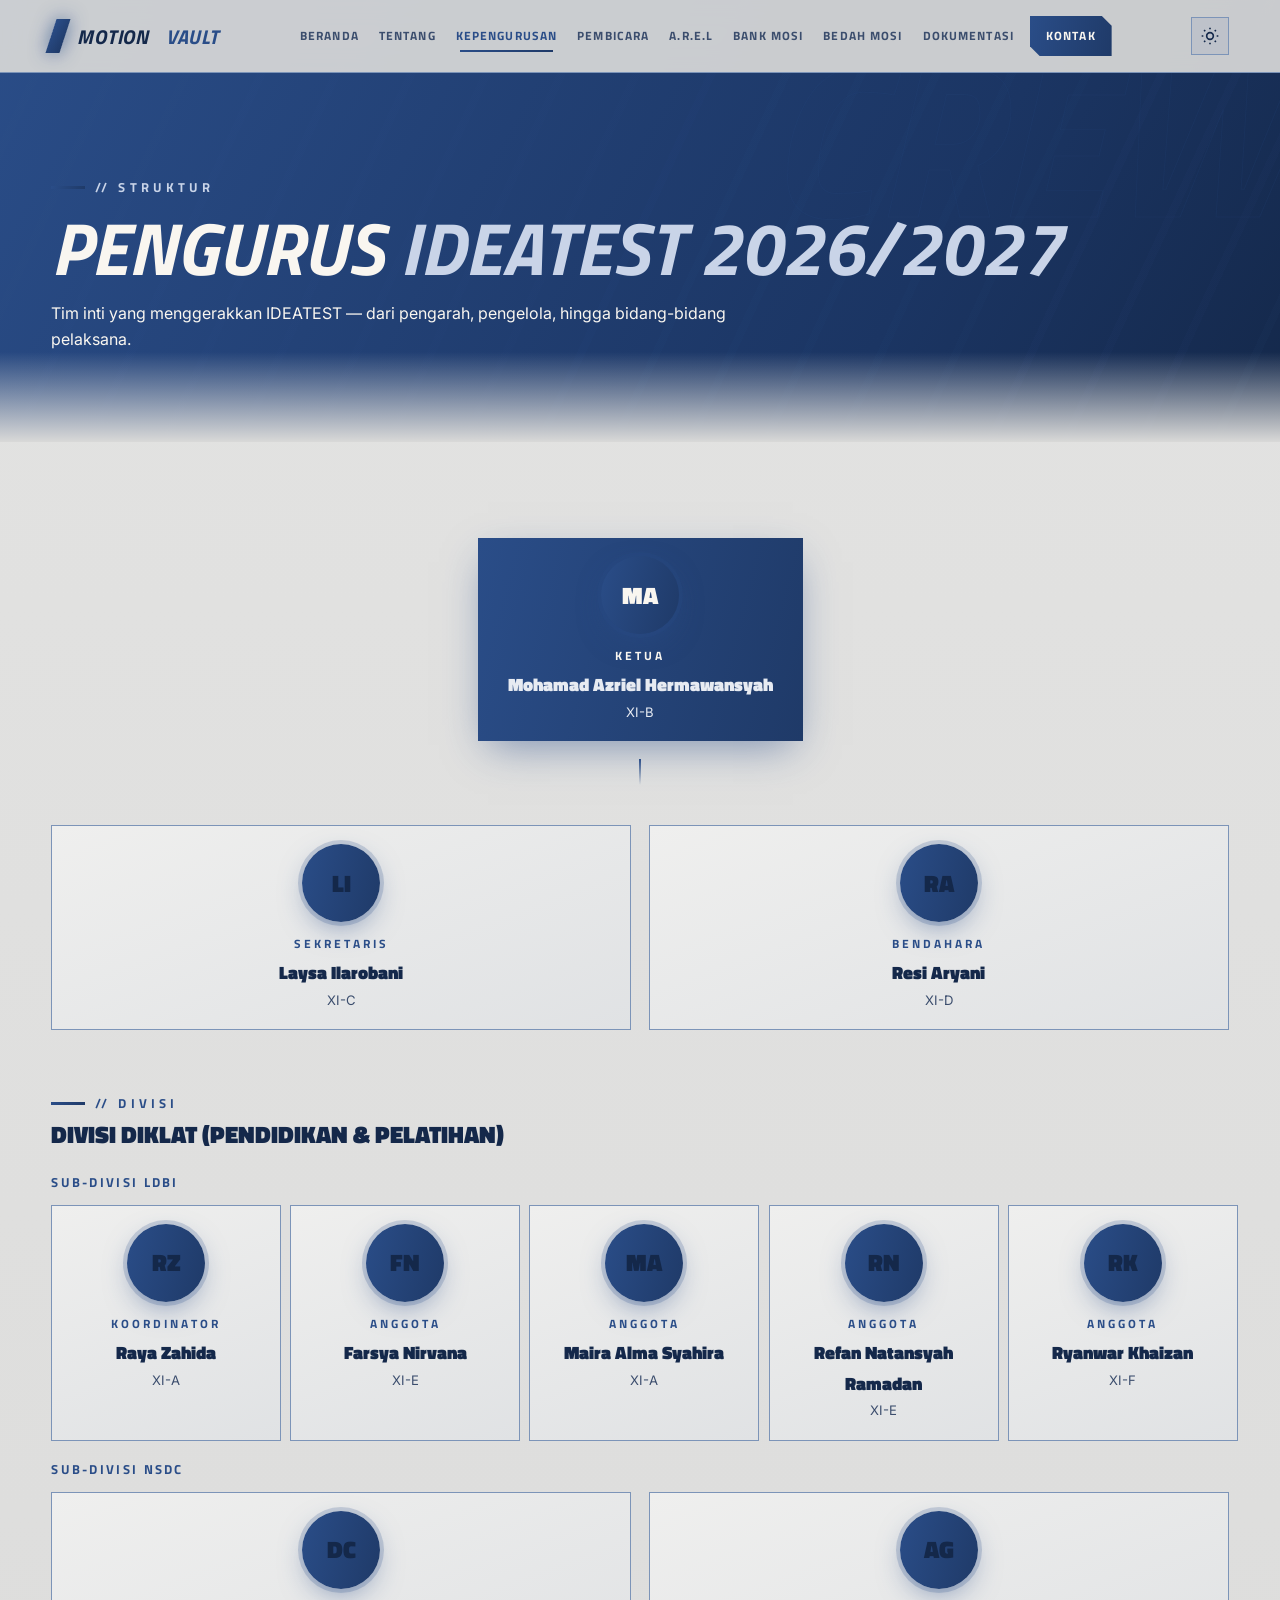
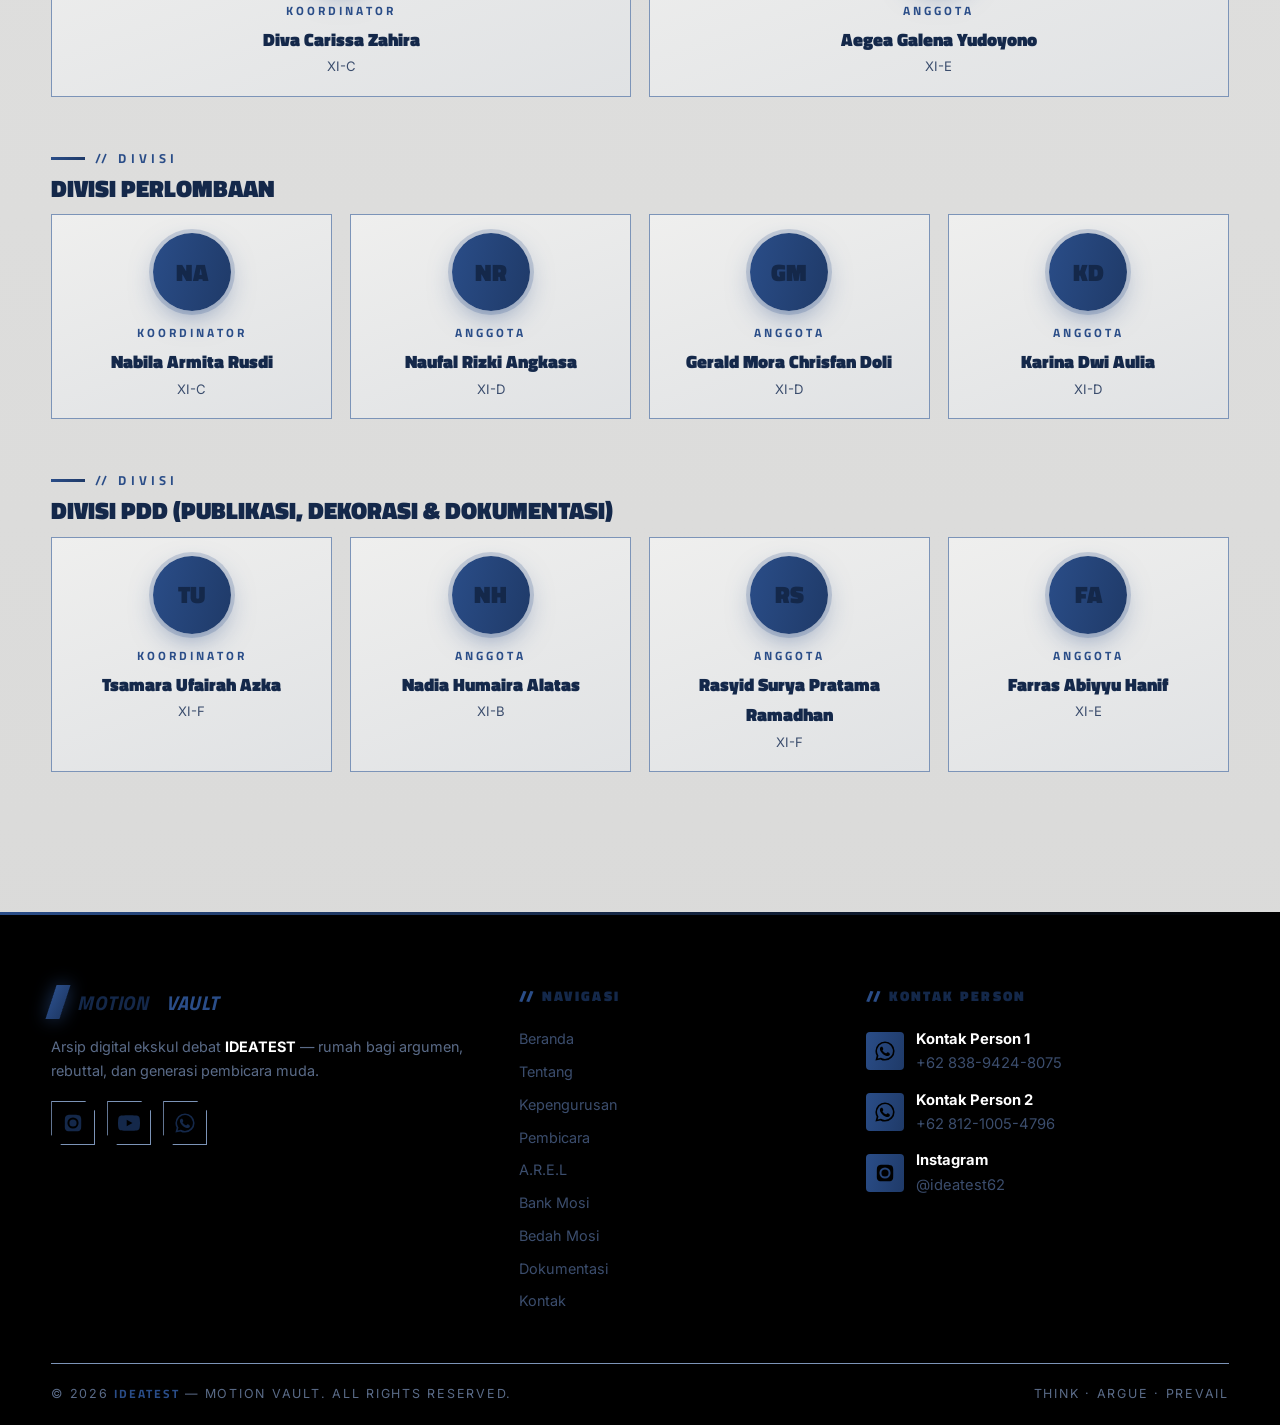
<file: kepengurusan.html>
<!DOCTYPE html>
<html lang="id">
<head>
<meta charset="UTF-8">
<meta name="viewport" content="width=device-width, initial-scale=1.0">
<title>Struktur Kepengurusan — Motion Vault | IDEATEST</title>
<meta name="description" content="Struktur kepengurusan ekskul debat IDEATEST">
<script>(function(){try{var t=localStorage.getItem('mv-theme');if(!t)t=matchMedia('(prefers-color-scheme: light)').matches?'light':'dark';document.documentElement.setAttribute('data-theme',t)}catch(e){document.documentElement.setAttribute('data-theme','dark')}})()</script>
<link rel="preconnect" href="https://fonts.googleapis.com">
<link rel="preconnect" href="https://fonts.gstatic.com" crossorigin>
<link href="https://fonts.googleapis.com/css2?family=Titillium+Web:ital,wght@0,600;0,700;0,900;1,700;1,900&family=Inter:wght@400;500;600&display=swap" rel="stylesheet">
<link rel="stylesheet" href="css/style.css">
<link rel="icon" href="data:image/svg+xml,%3Csvg xmlns='http://www.w3.org/2000/svg' viewBox='0 0 32 32'%3E%3Crect width='32' height='32' fill='%23240000'/%3E%3Crect x='10' y='4' width='9' height='24' fill='%23AD2831' transform='skewX(-14 4)'/%3E%3C/svg%3E">
</head>
<body>
<header id="site-header"></header>

<section class="page-hero">
  <div class="bg-word">Crew</div>
  <div class="container">
    <span class="section-tag">// Struktur</span>
    <h1>Pengurus <span style="color:var(--red-hot)">IDEATEST 2026/2027</span></h1>
    <p>Tim inti yang menggerakkan IDEATEST — dari pengarah, pengelola, hingga bidang-bidang pelaksana.</p>
  </div>
</section>

<section class="section">
  <div class="container">
    <div id="mv-org"></div>
  </div>
</section>

<footer id="site-footer"></footer>
<script src="js/data.js"></script>
<script src="js/script.js"></script>
</body>
</html>
</file>
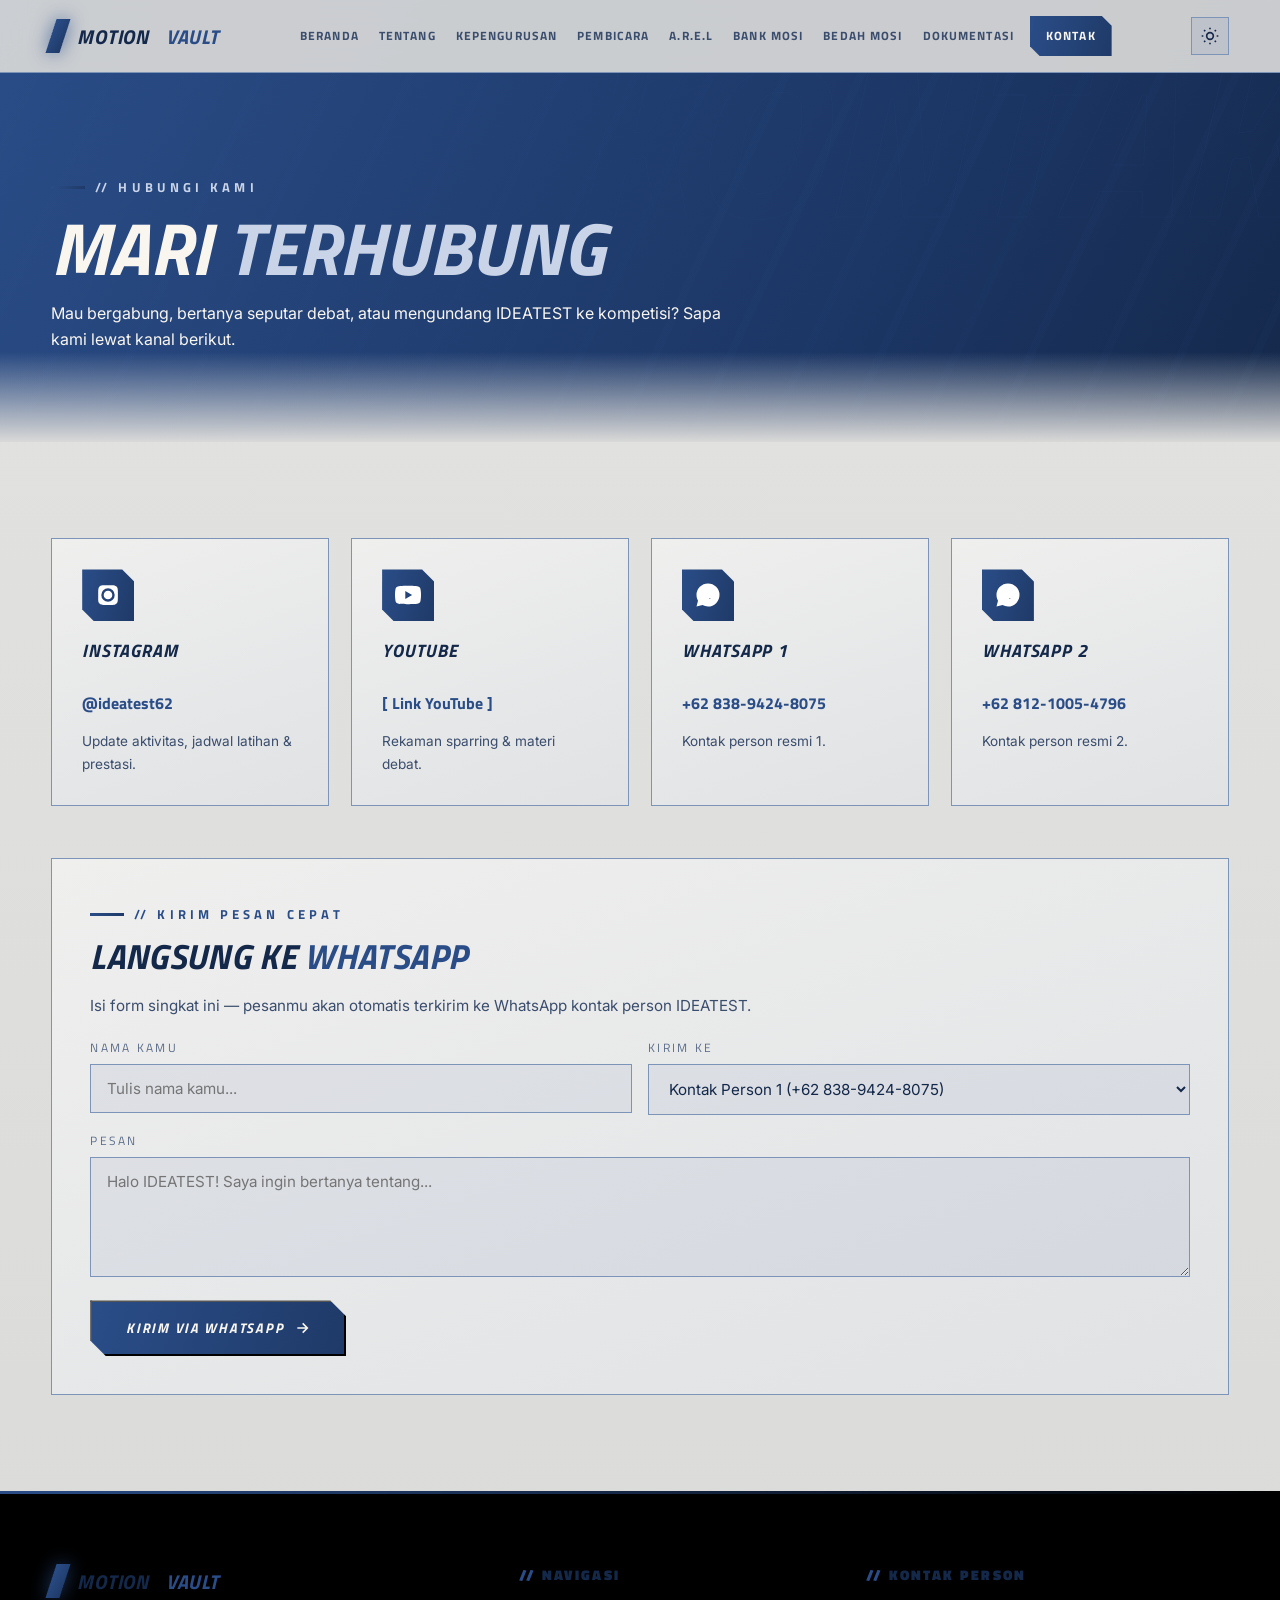
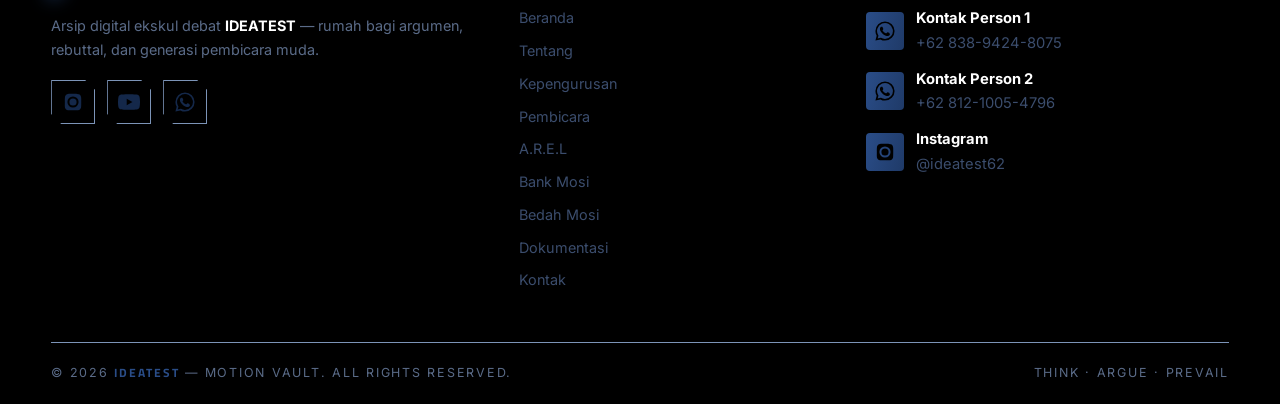
<file: kontak.html>
<!DOCTYPE html>
<html lang="id">
<head>
<meta charset="UTF-8">
<meta name="viewport" content="width=device-width, initial-scale=1.0">
<title>Kontak — Motion Vault | IDEATEST</title>
<meta name="description" content="Hubungi ekskul debat IDEATEST">
<script>(function(){try{var t=localStorage.getItem('mv-theme');if(!t)t=matchMedia('(prefers-color-scheme: light)').matches?'light':'dark';document.documentElement.setAttribute('data-theme',t)}catch(e){document.documentElement.setAttribute('data-theme','dark')}})()</script>
<link rel="preconnect" href="https://fonts.googleapis.com">
<link rel="preconnect" href="https://fonts.gstatic.com" crossorigin>
<link href="https://fonts.googleapis.com/css2?family=Titillium+Web:ital,wght@0,600;0,700;0,900;1,700;1,900&family=Inter:wght@400;500;600&display=swap" rel="stylesheet">
<link rel="stylesheet" href="css/style.css">
<link rel="icon" href="data:image/svg+xml,%3Csvg xmlns='http://www.w3.org/2000/svg' viewBox='0 0 32 32'%3E%3Crect width='32' height='32' fill='%23240000'/%3E%3Crect x='10' y='4' width='9' height='24' fill='%23AD2831' transform='skewX(-14 4)'/%3E%3C/svg%3E">
</head>
<body>
<header id="site-header"></header>

<section class="page-hero">
  <div class="bg-word">Kontak</div>
  <div class="container">
    <span class="section-tag">// Hubungi Kami</span>
    <h1>Mari <span style="color:var(--red-hot)">Terhubung</span></h1>
    <p>Mau bergabung, bertanya seputar debat, atau mengundang IDEATEST ke kompetisi? Sapa kami lewat kanal berikut.</p>
  </div>
</section>

<section class="section">
  <div class="container">
    <div class="grid grid-4">
      <a class="card contact-card reveal" id="mv-ig" href="#" target="_blank" rel="noopener">
        <span class="ic"><svg width="24" height="24" viewBox="0 0 24 24" fill="#fff"><path d="M12 2.2c3.2 0 3.6 0 4.9.07 1.2.06 1.8.25 2.2.42.6.22 1 .48 1.4.9.4.4.7.8.9 1.4.17.4.36 1 .42 2.2.07 1.3.07 1.7.07 4.9s0 3.6-.07 4.9c-.06 1.2-.25 1.8-.42 2.2-.22.6-.48 1-.9 1.4-.4.4-.8.7-1.4.9-.4.17-1 .36-2.2.42-1.3.07-1.7.07-4.9.07s-3.6 0-4.9-.07c-1.2-.06-1.8-.25-2.2-.42a3.8 3.8 0 0 1-1.4-.9 3.8 3.8 0 0 1-.9-1.4c-.17-.4-.36-1-.42-2.2C2.2 15.6 2.2 15.2 2.2 12s0-3.6.07-4.9c.06-1.2.25-1.8.42-2.2.22-.6.48-1 .9-1.4.4-.4.8-.7 1.4-.9.4-.17 1-.36 2.2-.42C8.4 2.2 8.8 2.2 12 2.2zm0 3.1a6.7 6.7 0 1 0 0 13.4 6.7 6.7 0 0 0 0-13.4zm0 11a4.3 4.3 0 1 1 0-8.6 4.3 4.3 0 0 1 0 8.6zm8.4-11.3a1.6 1.6 0 1 1-3.2 0 1.6 1.6 0 0 1 3.2 0z"/></svg></span>
        <h3>Instagram</h3>
        <span class="val" id="mv-ig-text">@ideatest62</span>
        <p style="font-size:.85rem">Update aktivitas, jadwal latihan & prestasi.</p>
      </a>
      <a class="card contact-card reveal d1" id="mv-yt" href="#" target="_blank" rel="noopener">
        <span class="ic"><svg width="26" height="26" viewBox="0 0 24 24" fill="#fff"><path d="M23.5 6.2a3 3 0 0 0-2.1-2.1C19.5 3.5 12 3.5 12 3.5s-7.5 0-9.4.6A3 3 0 0 0 .5 6.2 31 31 0 0 0 0 12a31 31 0 0 0 .5 5.8 3 3 0 0 0 2.1 2.1c1.9.6 9.4.6 9.4.6s7.5 0 9.4-.6a3 3 0 0 0 2.1-2.1A31 31 0 0 0 24 12a31 31 0 0 0-.5-5.8zM9.5 15.6V8.4l6.3 3.6z"/></svg></span>
        <h3>YouTube</h3>
        <span class="val" id="mv-yt-text">[ Link YouTube ]</span>
        <p style="font-size:.85rem">Rekaman sparring & materi debat.</p>
      </a>
      <a class="card contact-card reveal d2" id="mv-wa1" href="#" target="_blank" rel="noopener">
        <span class="ic"><svg width="24" height="24" viewBox="0 0 24 24" fill="#fff"><path d="M12 .5A11.5 11.5 0 0 0 .5 12c0 2 .5 4 1.5 5.7L.5 23.5l6-1.4A11.4 11.4 0 0 0 12 23.5 11.5 11.5 0 0 0 12 .5zm5.2 14a1.6 1.6 0 0 1-.6.3c-.3.1-1.7.8-1.9.9-.3.1-.5.2-.7.2-.3 0-.5-.1-.7-.2-.2-.2-2.1-3.2-2.1-3.2s-1.5-1.5-1.5-2.2 1-2.1 1-2.1c.1-.2.3-.6.3-.9 0-.3-.6-1.8-.6-2 0-.2-.2-.3-.5-.3h-.6c-.2 0-.4.1-.8.4-.3.3-1 1-1 2.5s1 2.9 1.2 3.1c.2.2 2.1 3.2 5.1 4.5 1.6.6 2.2.7 3 .7.8 0 1.4-.4 1.9-1 .4-.6.4-1.2.2-1.4-.1-.1-.3-.2-.6-.3z"/></svg></span>
        <h3>WhatsApp 1</h3>
        <span class="val" id="mv-wa1-text">+62 838-9424-8075</span>
        <p style="font-size:.85rem">Kontak person resmi 1.</p>
      </a>
      <a class="card contact-card reveal d3" id="mv-wa2" href="#" target="_blank" rel="noopener">
        <span class="ic"><svg width="24" height="24" viewBox="0 0 24 24" fill="#fff"><path d="M12 .5A11.5 11.5 0 0 0 .5 12c0 2 .5 4 1.5 5.7L.5 23.5l6-1.4A11.4 11.4 0 0 0 12 23.5 11.5 11.5 0 0 0 12 .5zm5.2 14a1.6 1.6 0 0 1-.6.3c-.3.1-1.7.8-1.9.9-.3.1-.5.2-.7.2-.3 0-.5-.1-.7-.2-.2-.2-2.1-3.2-2.1-3.2s-1.5-1.5-1.5-2.2 1-2.1 1-2.1c.1-.2.3-.6.3-.9 0-.3-.6-1.8-.6-2 0-.2-.2-.3-.5-.3h-.6c-.2 0-.4.1-.8.4-.3.3-1 1-1 2.5s1 2.9 1.2 3.1c.2.2 2.1 3.2 5.1 4.5 1.6.6 2.2.7 3 .7.8 0 1.4-.4 1.9-1 .4-.6.4-1.2.2-1.4-.1-.1-.3-.2-.6-.3z"/></svg></span>
        <h3>WhatsApp 2</h3>
        <span class="val" id="mv-wa2-text">+62 812-1005-4796</span>
        <p style="font-size:.85rem">Kontak person resmi 2.</p>
      </a>
    </div>

    <div class="card" style="margin-top:52px">
      <div class="card-body" style="padding:38px">
        <span class="section-tag">// Kirim Pesan Cepat</span>
        <h2 class="section-title" style="font-size:clamp(1.5rem,3vw,2.2rem)">Langsung ke <span class="red">WhatsApp</span></h2>
        <p class="lead" style="font-size:.95rem">Isi form singkat ini — pesanmu akan otomatis terkirim ke WhatsApp kontak person IDEATEST.</p>
        <form id="mv-wa-form">
          <div class="form-grid">
            <div>
              <label class="fl" for="nama">Nama Kamu</label>
              <input class="input" name="nama" id="nama" placeholder="Tulis nama kamu..." required>
            </div>
            <div>
              <label class="fl" for="mv-wa-target">Kirim Ke</label>
              <select class="input" id="mv-wa-target">
                <option value="1">Kontak Person 1 (+62 838-9424-8075)</option>
                <option value="2">Kontak Person 2 (+62 812-1005-4796)</option>
              </select>
            </div>
            <div class="full">
              <label class="fl" for="pesan">Pesan</label>
              <textarea class="input" name="pesan" id="pesan" placeholder="Halo IDEATEST! Saya ingin bertanya tentang..." required></textarea>
            </div>
            <div class="full">
              <button type="submit" class="btn btn-red">Kirim via WhatsApp
                <svg class="arr" width="16" height="16" viewBox="0 0 24 24" fill="none" stroke="currentColor" stroke-width="2.4"><path d="M5 12h14M13 5l7 7-7 7"/></svg></button>
            </div>
          </div>
        </form>
      </div>
    </div>
  </div>
</section>

<footer id="site-footer"></footer>
<script src="js/data.js"></script>
<script src="js/script.js"></script>
</body>
</html>
</file>
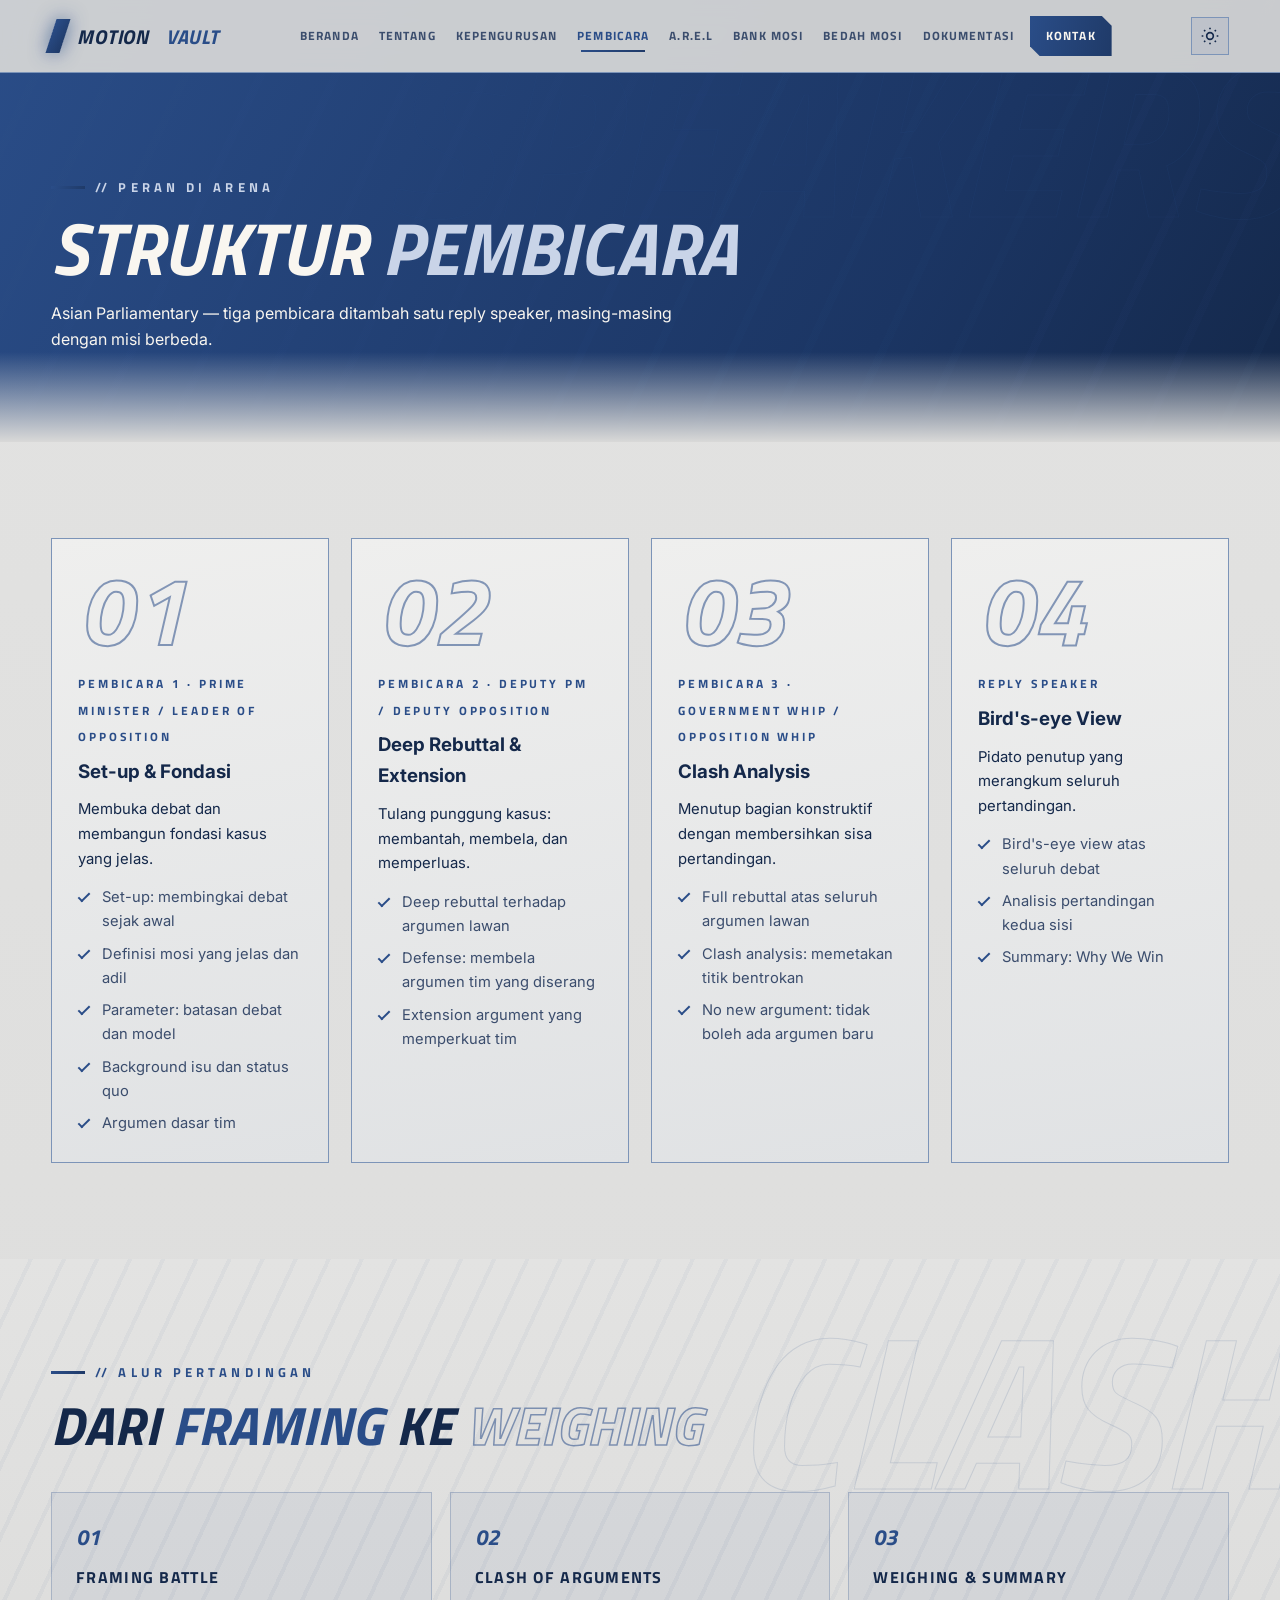
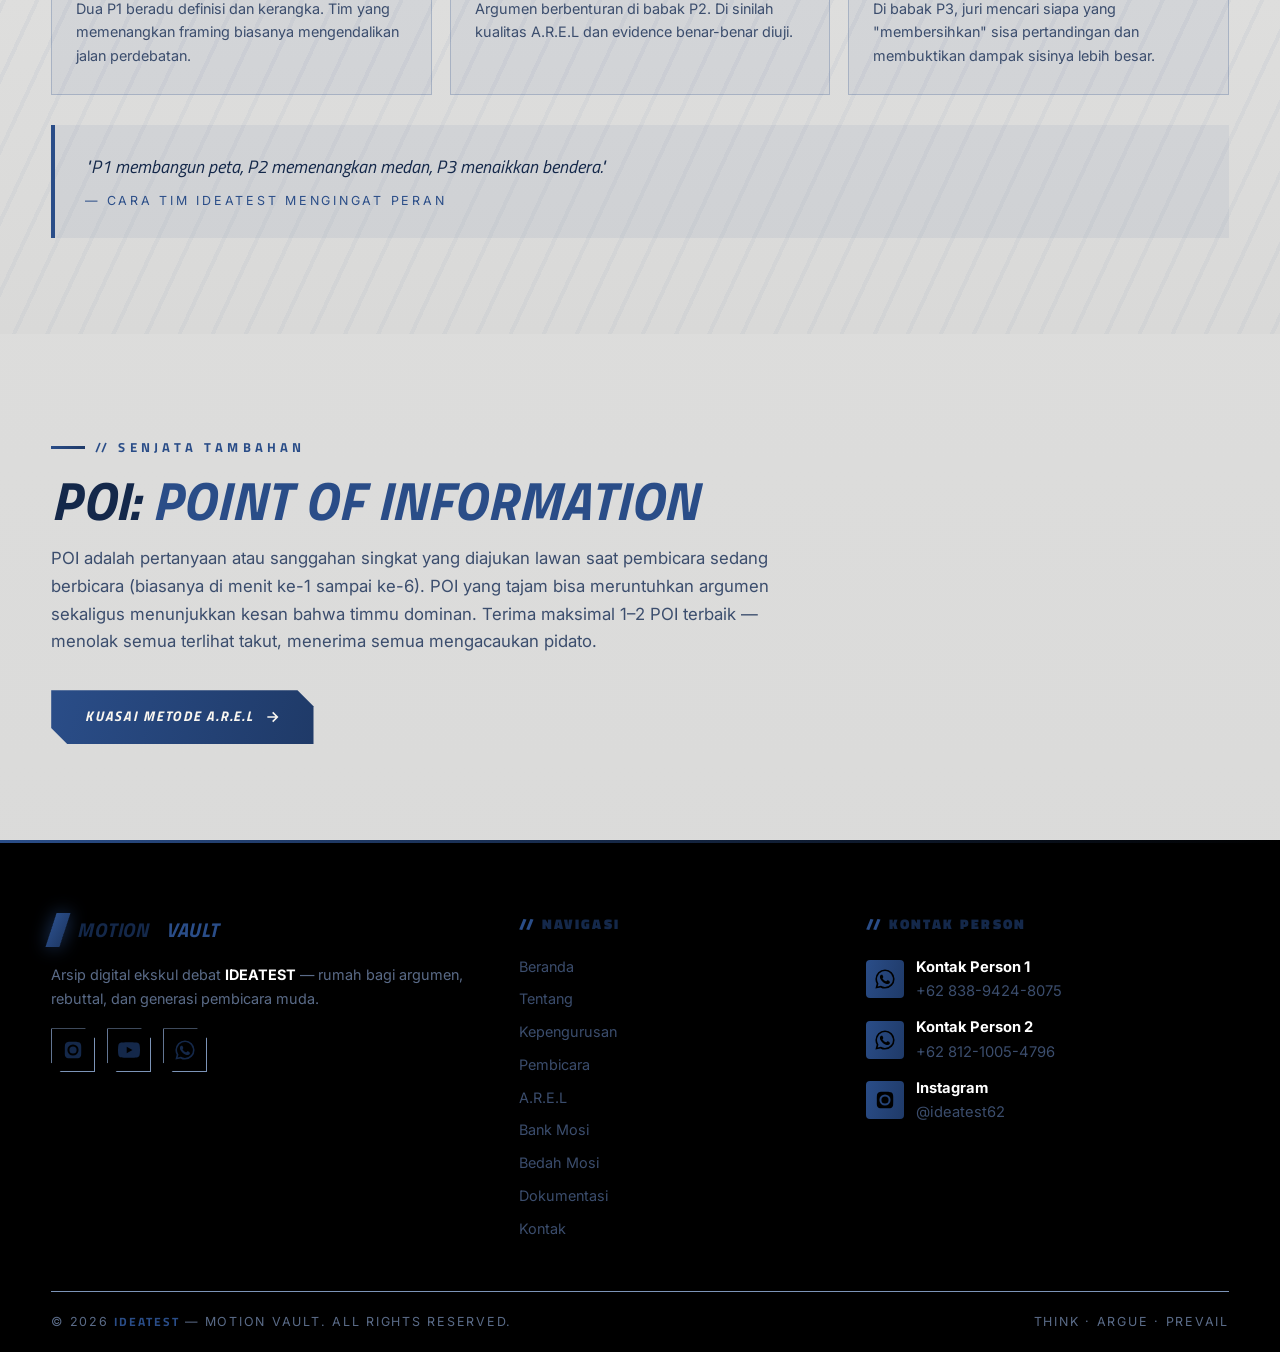
<file: pembicara.html>
<!DOCTYPE html>
<html lang="id">
<head>
<meta charset="UTF-8">
<meta name="viewport" content="width=device-width, initial-scale=1.0">
<title>Struktur Pembicara — Motion Vault | IDEATEST</title>
<meta name="description" content="Peran Pembicara 1, 2, dan 3 dalam format Asian Parliamentary">
<script>(function(){try{var t=localStorage.getItem('mv-theme');if(!t)t=matchMedia('(prefers-color-scheme: light)').matches?'light':'dark';document.documentElement.setAttribute('data-theme',t)}catch(e){document.documentElement.setAttribute('data-theme','dark')}})()</script>
<link rel="preconnect" href="https://fonts.googleapis.com">
<link rel="preconnect" href="https://fonts.gstatic.com" crossorigin>
<link href="https://fonts.googleapis.com/css2?family=Titillium+Web:ital,wght@0,600;0,700;0,900;1,700;1,900&family=Inter:wght@400;500;600&display=swap" rel="stylesheet">
<link rel="stylesheet" href="css/style.css">
<link rel="icon" href="data:image/svg+xml,%3Csvg xmlns='http://www.w3.org/2000/svg' viewBox='0 0 32 32'%3E%3Crect width='32' height='32' fill='%23240000'/%3E%3Crect x='10' y='4' width='9' height='24' fill='%23AD2831' transform='skewX(-14 4)'/%3E%3C/svg%3E">
</head>
<body>
<header id="site-header"></header>

<section class="page-hero">
  <div class="bg-word">Speakers</div>
  <div class="container">
    <span class="section-tag">// Peran di Arena</span>
    <h1>Struktur <span style="color:var(--red-hot)">Pembicara</span></h1>
    <p>Asian Parliamentary — tiga pembicara ditambah satu reply speaker, masing-masing dengan misi berbeda.</p>
  </div>
</section>

<section class="section">
  <div class="container">
    <div class="grid grid-4">
      <div class="speaker-card reveal ">
        <div class="speaker-num">01</div>
        <div class="card-body">
          <span class="speaker-role">Pembicara 1 · Prime Minister / Leader of Opposition</span>
          <h3 style="margin:8px 0 10px">Set-up & Fondasi</h3>
          <p style="font-size:.93rem">Membuka debat dan membangun fondasi kasus yang jelas.</p>
          <ul class="tick-list">
            <li>Set-up: membingkai debat sejak awal</li>
            <li>Definisi mosi yang jelas dan adil</li>
            <li>Parameter: batasan debat dan model</li>
            <li>Background isu dan status quo</li>
            <li>Argumen dasar tim</li>
          </ul>
        </div>
      </div>
      <div class="speaker-card reveal d1">
        <div class="speaker-num">02</div>
        <div class="card-body">
          <span class="speaker-role">Pembicara 2 · Deputy PM / Deputy Opposition</span>
          <h3 style="margin:8px 0 10px">Deep Rebuttal & Extension</h3>
          <p style="font-size:.93rem">Tulang punggung kasus: membantah, membela, dan memperluas.</p>
          <ul class="tick-list">
            <li>Deep rebuttal terhadap argumen lawan</li>
            <li>Defense: membela argumen tim yang diserang</li>
            <li>Extension argument yang memperkuat tim</li>
          </ul>
        </div>
      </div>
      <div class="speaker-card reveal d2">
        <div class="speaker-num">03</div>
        <div class="card-body">
          <span class="speaker-role">Pembicara 3 · Government Whip / Opposition Whip</span>
          <h3 style="margin:8px 0 10px">Clash Analysis</h3>
          <p style="font-size:.93rem">Menutup bagian konstruktif dengan membersihkan sisa pertandingan.</p>
          <ul class="tick-list">
            <li>Full rebuttal atas seluruh argumen lawan</li>
            <li>Clash analysis: memetakan titik bentrokan</li>
            <li>No new argument: tidak boleh ada argumen baru</li>
          </ul>
        </div>
      </div>
      <div class="speaker-card reveal d3">
        <div class="speaker-num">04</div>
        <div class="card-body">
          <span class="speaker-role">Reply Speaker</span>
          <h3 style="margin:8px 0 10px">Bird's-eye View</h3>
          <p style="font-size:.93rem">Pidato penutup yang merangkum seluruh pertandingan.</p>
          <ul class="tick-list">
            <li>Bird's-eye view atas seluruh debat</li>
            <li>Analisis pertandingan kedua sisi</li>
            <li>Summary: Why We Win</li>
          </ul>
        </div>
      </div>
    </div>
  </div>
</section>

<section class="section section-alt">
  <div class="bg-word">Clash</div>
  <div class="container">
    <span class="section-tag reveal">// Alur Pertandingan</span>
    <h2 class="section-title reveal d1">Dari <span class="red">Framing</span> ke <span class="stroke">Weighing</span></h2>
    <div class="flow" style="margin-top:40px">
      <div class="flow-step reveal"><h4>Framing Battle</h4><p>Dua P1 beradu definisi dan kerangka. Tim yang memenangkan framing biasanya mengendalikan jalan perdebatan.</p></div>
      <div class="flow-step reveal d1"><h4>Clash of Arguments</h4><p>Argumen berbenturan di babak P2. Di sinilah kualitas A.R.E.L dan evidence benar-benar diuji.</p></div>
      <div class="flow-step reveal d2"><h4>Weighing & Summary</h4><p>Di babak P3, juri mencari siapa yang "membersihkan" sisa pertandingan dan membuktikan dampak sisinya lebih besar.</p></div>
    </div>
    <div class="quote-band reveal">
      <p>"P1 membangun peta, P2 memenangkan medan, P3 menaikkan bendera."</p>
      <span>— Cara tim IDEATEST mengingat peran</span>
    </div>
  </div>
</section>

<section class="section">
  <div class="container">
    <span class="section-tag reveal">// Senjata Tambahan</span>
    <h2 class="section-title reveal d1">POI: <span class="red">Point of Information</span></h2>
    <p class="lead reveal d2">POI adalah pertanyaan atau sanggahan singkat yang diajukan lawan saat pembicara sedang berbicara
       (biasanya di menit ke-1 sampai ke-6). POI yang tajam bisa meruntuhkan argumen sekaligus menunjukkan kesan bahwa
       timmu dominan. Terima maksimal 1–2 POI terbaik — menolak semua terlihat takut, menerima semua mengacaukan pidato.</p>
    <div style="margin-top:34px" class="reveal">
      <a href="arel.html" class="btn btn-red">Kuasai Metode A.R.E.L
        <svg class="arr" width="16" height="16" viewBox="0 0 24 24" fill="none" stroke="currentColor" stroke-width="2.4"><path d="M5 12h14M13 5l7 7-7 7"/></svg></a>
    </div>
  </div>
</section>

<footer id="site-footer"></footer>
<script src="js/data.js"></script>
<script src="js/script.js"></script>
</body>
</html>
</file>
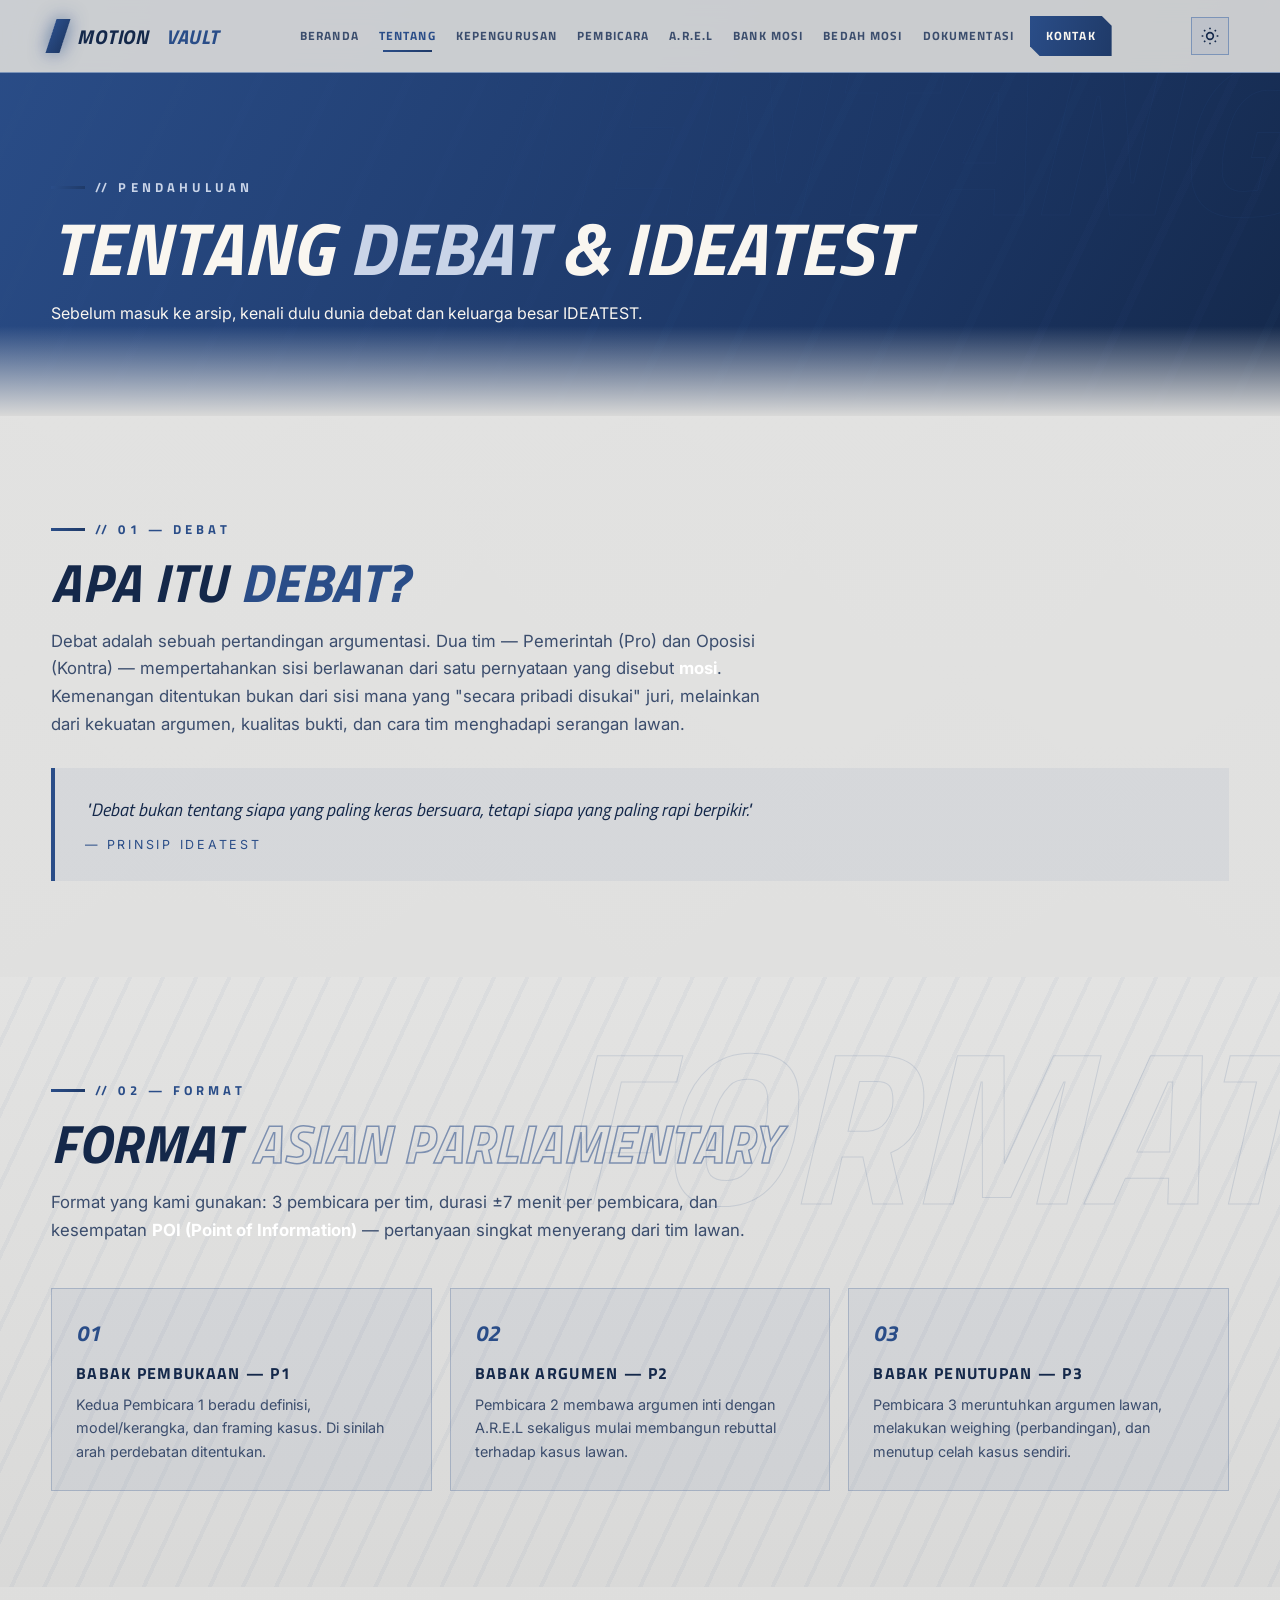
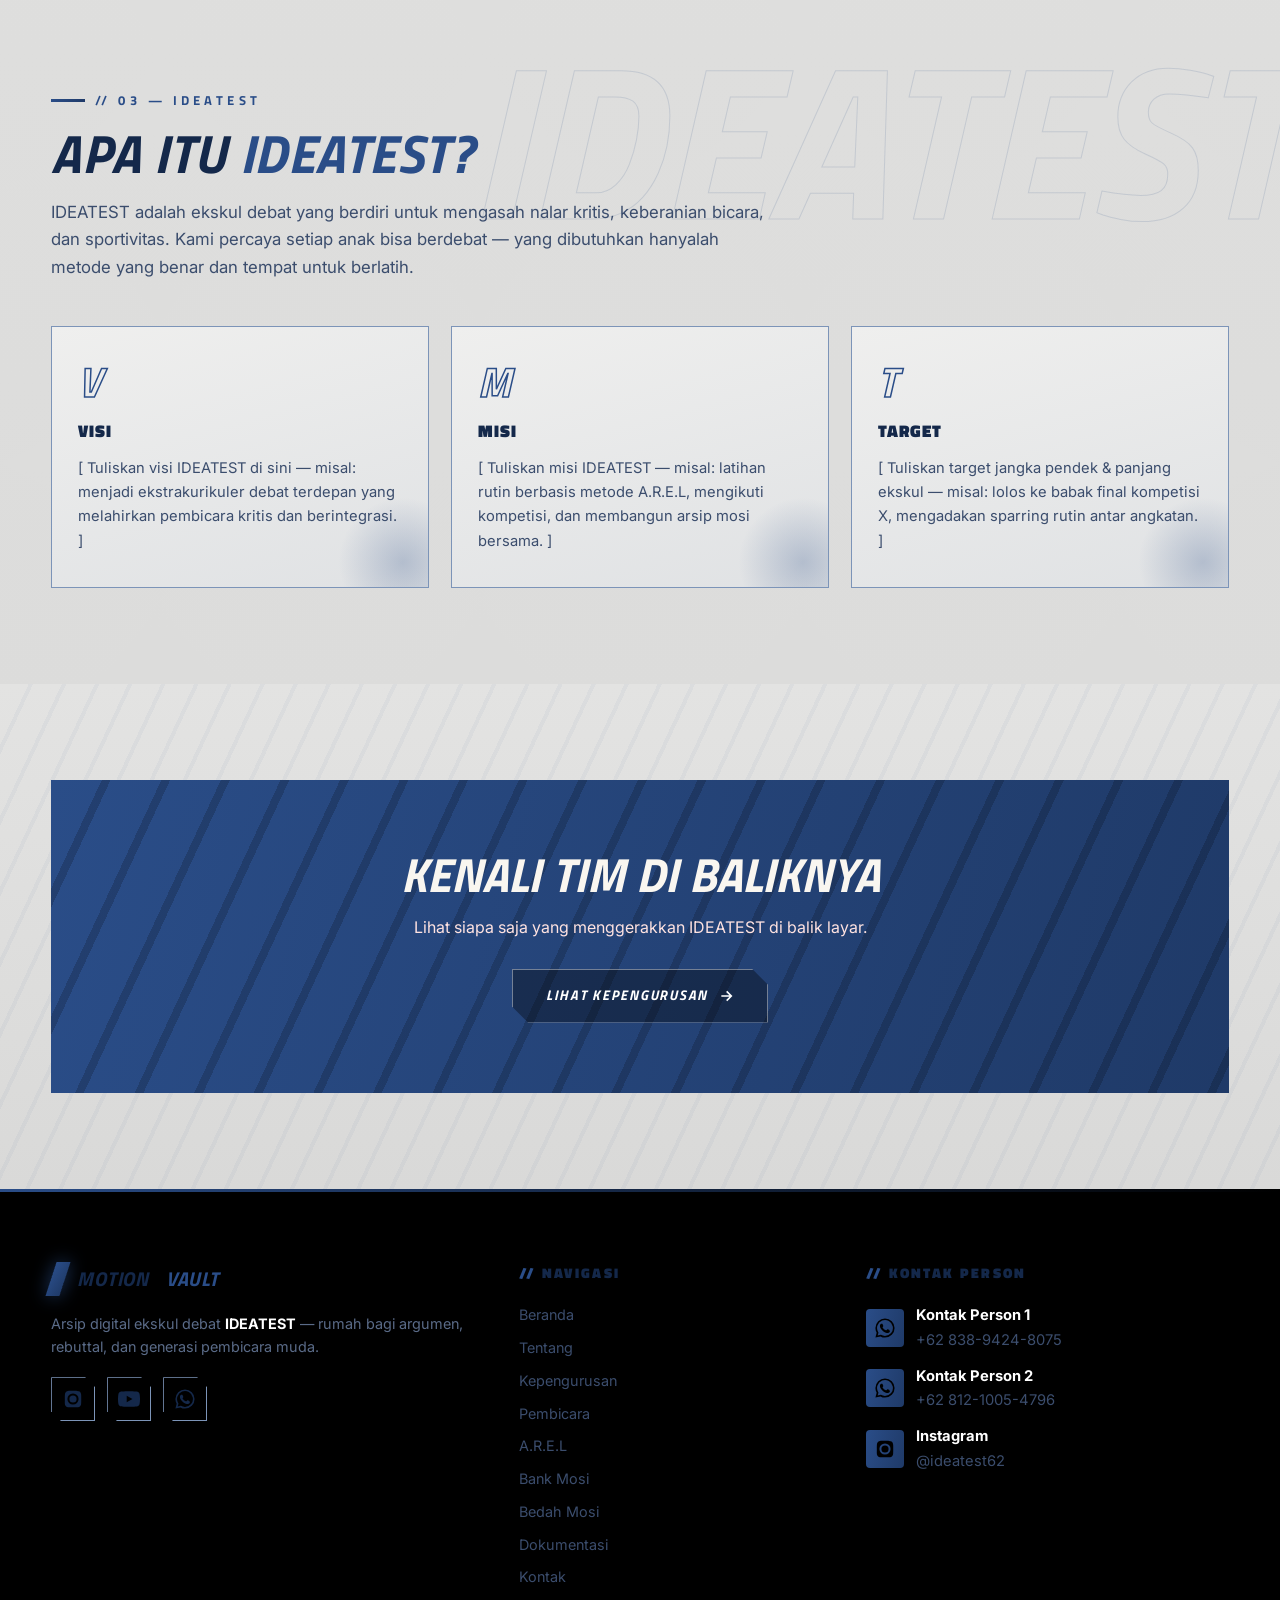
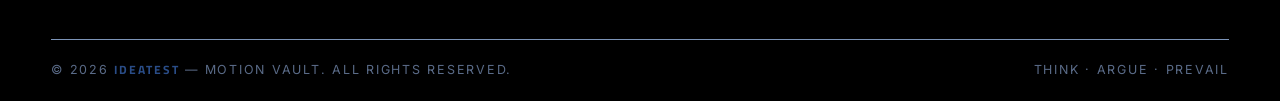
<file: tentang.html>
<!DOCTYPE html>
<html lang="id">
<head>
<meta charset="UTF-8">
<meta name="viewport" content="width=device-width, initial-scale=1.0">
<title>Tentang — Motion Vault | IDEATEST</title>
<meta name="description" content="Apa itu debat dan apa itu IDEATEST">
<script>(function(){try{var t=localStorage.getItem('mv-theme');if(!t)t=matchMedia('(prefers-color-scheme: light)').matches?'light':'dark';document.documentElement.setAttribute('data-theme',t)}catch(e){document.documentElement.setAttribute('data-theme','dark')}})()</script>
<link rel="preconnect" href="https://fonts.googleapis.com">
<link rel="preconnect" href="https://fonts.gstatic.com" crossorigin>
<link href="https://fonts.googleapis.com/css2?family=Titillium+Web:ital,wght@0,600;0,700;0,900;1,700;1,900&family=Inter:wght@400;500;600&display=swap" rel="stylesheet">
<link rel="stylesheet" href="css/style.css">
<link rel="icon" href="data:image/svg+xml,%3Csvg xmlns='http://www.w3.org/2000/svg' viewBox='0 0 32 32'%3E%3Crect width='32' height='32' fill='%23240000'/%3E%3Crect x='10' y='4' width='9' height='24' fill='%23AD2831' transform='skewX(-14 4)'/%3E%3C/svg%3E">
</head>
<body>
<header id="site-header"></header>

<section class="page-hero">
  <div class="bg-word">Tentang</div>
  <div class="container">
    <span class="section-tag">// Pendahuluan</span>
    <h1>Tentang <span style="color:var(--red-hot)">Debat</span> & IDEATEST</h1>
    <p>Sebelum masuk ke arsip, kenali dulu dunia debat dan keluarga besar IDEATEST.</p>
  </div>
</section>

<section class="section">
  <div class="container">
    <span class="section-tag reveal">// 01 — Debat</span>
    <h2 class="section-title reveal d1">Apa Itu <span class="red">Debat?</span></h2>
    <p class="lead reveal d2">Debat adalah sebuah pertandingan argumentasi. Dua tim — Pemerintah (Pro) dan Oposisi (Kontra) —
       mempertahankan sisi berlawanan dari satu pernyataan yang disebut <b style="color:#fff">mosi</b>.
       Kemenangan ditentukan bukan dari sisi mana yang "secara pribadi disukai" juri, melainkan dari
       kekuatan argumen, kualitas bukti, dan cara tim menghadapi serangan lawan.</p>
    <div class="quote-band reveal">
      <p>"Debat bukan tentang siapa yang paling keras bersuara, tetapi siapa yang paling rapi berpikir."</p>
      <span>— Prinsip IDEATEST</span>
    </div>
  </div>
</section>

<section class="section section-alt">
  <div class="bg-word">Format</div>
  <div class="container">
    <span class="section-tag reveal">// 02 — Format</span>
    <h2 class="section-title reveal d1">Format <span class="stroke">Asian Parliamentary</span></h2>
    <p class="lead reveal d2">Format yang kami gunakan: 3 pembicara per tim, durasi ±7 menit per pembicara,
       dan kesempatan <b style="color:#fff">POI (Point of Information)</b> — pertanyaan singkat menyerang dari tim lawan.</p>
    <div class="flow" style="margin-top:44px">
      <div class="flow-step reveal">
        <h4>Babak Pembukaan — P1</h4>
        <p>Kedua Pembicara 1 beradu definisi, model/kerangka, dan framing kasus. Di sinilah arah perdebatan ditentukan.</p>
      </div>
      <div class="flow-step reveal d1">
        <h4>Babak Argumen — P2</h4>
        <p>Pembicara 2 membawa argumen inti dengan A.R.E.L sekaligus mulai membangun rebuttal terhadap kasus lawan.</p>
      </div>
      <div class="flow-step reveal d2">
        <h4>Babak Penutupan — P3</h4>
        <p>Pembicara 3 meruntuhkan argumen lawan, melakukan weighing (perbandingan), dan menutup celah kasus sendiri.</p>
      </div>
    </div>
  </div>
</section>

<section class="section">
  <div class="bg-word">IDEATEST</div>
  <div class="container">
    <span class="section-tag reveal">// 03 — IDEATEST</span>
    <h2 class="section-title reveal d1">Apa Itu <span class="red">IDEATEST?</span></h2>
    <p class="lead reveal d2">IDEATEST adalah ekskul debat yang berdiri untuk mengasah nalar kritis, keberanian bicara,
       dan sportivitas. Kami percaya setiap anak bisa berdebat — yang dibutuhkan hanyalah metode yang benar dan tempat untuk berlatih.</p>
    <div class="grid grid-3" style="margin-top:44px">
      <div class="f-card reveal">
        <div class="idx">V</div>
        <h3>Visi</h3>
        <p>[ Tuliskan visi IDEATEST di sini — misal: menjadi ekstrakurikuler debat terdepan yang melahirkan pembicara kritis dan berintegrasi. ]</p>
      </div>
      <div class="f-card reveal d1">
        <div class="idx">M</div>
        <h3>Misi</h3>
        <p>[ Tuliskan misi IDEATEST — misal: latihan rutin berbasis metode A.R.E.L, mengikuti kompetisi, dan membangun arsip mosi bersama. ]</p>
      </div>
      <div class="f-card reveal d2">
        <div class="idx">T</div>
        <h3>Target</h3>
        <p>[ Tuliskan target jangka pendek & panjang ekskul — misal: lolos ke babak final kompetisi X, mengadakan sparring rutin antar angkatan. ]</p>
      </div>
    </div>
  </div>
</section>

<section class="section section-alt">
  <div class="container">
    <div class="cta-banner reveal">
      <h2>Kenali Tim di Baliknya</h2>
      <p>Lihat siapa saja yang menggerakkan IDEATEST di balik layar.</p>
      <a href="kepengurusan.html" class="btn btn-ghost" style="color:#fff">Lihat Kepengurusan
        <svg class="arr" width="16" height="16" viewBox="0 0 24 24" fill="none" stroke="currentColor" stroke-width="2.4"><path d="M5 12h14M13 5l7 7-7 7"/></svg></a>
    </div>
  </div>
</section>

<footer id="site-footer"></footer>
<script src="js/data.js"></script>
<script src="js/script.js"></script>
</body>
</html>
</file>
<file: css/style.css>
/* ============================================================
   MOTION VAULT — Ideatest Ekskul Debat
   Gaya: Dark Elegant Archive — mahogany & crimson
   ============================================================ */

:root{
  --red:        #AD2831;
  --red-hot:    #AD2831;
  --red-dark:   #620000;
  --black:      #240000;
  --dark:       #2E0004;
  --dark-2:     #38040E;
  --dark-3:     #38040E;
  --line:       rgba(98,0,0,.9);
  --white:      #F9F6F0;
  --gray:       #D1D5DB;
  --gray-dim:   #9CA3AF;
  --grad-red:   linear-gradient(105deg,#AD2831 0%,#800E13 55%,#620000 100%);
  --grad-hero:  linear-gradient(120deg,#AD2831 0%,#38040E 55%,#2E0004 100%);
  --font-head:  'Titillium Web', sans-serif;
  --font-body:  'Inter', sans-serif;
}

/* ============ TEMA: dark (default lama) & light (palet Deep Blue) ============ */
:root,[data-theme="dark"]{
  --on-red:#F9F6F0;--accent-rgb:173,40,49;--bg-a:#2E0004;--bg-b:#240000;
  --card-a:#38040E;--card-b:#2E0004;--tint:rgba(255,255,255,.04);--edge:rgba(249,246,240,.2);
  --stroke:rgba(249,246,240,.5);--nav-bg:rgba(36,0,0,.88);--overlay:rgba(36,0,0,.98);--good:#3ddc97;color-scheme:dark}
[data-theme="light"]{
  --red:#2A4D88;--red-hot:#2A4D88;--red-dark:#1F3A68;--black:#D9D9D8;--dark:#ECECEB;--dark-2:#B1BBC8;--dark-3:#B1BBC8;
  --line:#7C94B8;--white:#14284A;--gray:#3B4D6D;--gray-dim:#5A6B88;
  --grad-red:linear-gradient(105deg,#2A4D88 0%,#1F3A68 100%);--grad-hero:linear-gradient(120deg,#2A4D88 0%,#1B3563 70%,#14284A 100%);
  --on-red:#F9F6F0;--accent-rgb:42,77,136;--bg-a:#E3E3E2;--bg-b:#D9D9D8;
  --card-a:#EFEFEE;--card-b:#E0E2E4;--tint:rgba(42,77,136,.07);--edge:rgba(42,77,136,.35);
  --stroke:rgba(42,77,136,.55);--nav-bg:rgba(217,217,216,.92);--overlay:rgba(217,217,216,.98);--good:#1F7A4D;color-scheme:light}
/* area bergradasi biru/merah pekat: teks tetap terang di kedua tema */
.hero,.page-hero,.cta-banner,.marquee,.org-node.lead,.btn-red,.nav-cta,.chip.active,.tag-red,.card .corner{
  --white:#F9F6F0;--gray:#E7EBF2;--stroke:rgba(249,246,240,.55);--edge:rgba(249,246,240,.3);--tint:rgba(255,255,255,.08)}
.hero,.page-hero,.cta-banner,.marquee{color:#F9F6F0}
.hero::after{background:linear-gradient(180deg,transparent,var(--bg-b))!important}
.page-hero::after{background:linear-gradient(180deg,transparent,var(--bg-b))!important}
[data-theme="light"] .hero,[data-theme="light"] .page-hero,[data-theme="light"] .cta-banner{--red-hot:#C9D4E8}
[data-theme="light"] .hero h1 .l2{background:linear-gradient(105deg,#F9F6F0,#B1BBC8);-webkit-background-clip:text;background-clip:text;filter:none}
[data-theme="light"] .hero .btn-red,[data-theme="light"] .cta-banner .btn-red{background:#F9F6F0;color:#1F3A68}
[data-theme="light"] .hero-kicker{background:rgba(20,40,74,.45)}
body{transition:background-color .3s,color .3s}
.theme-btn{display:inline-flex;align-items:center;justify-content:center;width:42px;height:42px;margin-left:10px;border:1px solid var(--line);background:var(--tint);color:var(--white);cursor:pointer;transition:all .3s}
.theme-btn:hover{border-color:var(--red);box-shadow:0 0 14px rgba(var(--accent-rgb),.4)}
.theme-btn svg{width:20px;height:20px;fill:none;stroke:currentColor;stroke-width:2}
.theme-btn .i-sun{display:none}[data-theme="light"] .theme-btn .i-sun{display:block}[data-theme="light"] .theme-btn .i-moon{display:none}
.nav-wrap .theme-btn{flex:none}
@media (max-width:900px){.theme-btn{margin-left:auto;margin-right:10px}}

*,*::before,*::after{margin:0;padding:0;box-sizing:border-box}
html{scroll-behavior:smooth}
body{
  font-family:var(--font-body);
  background:radial-gradient(1200px 600px at 85% -10%, rgba(var(--accent-rgb),.16), transparent 60%),linear-gradient(180deg,var(--bg-a),var(--bg-b));
  background-color:var(--black);
  color:var(--white);
  line-height:1.65;
  overflow-x:hidden;
}
img{max-width:100%;display:block}
a{color:inherit;text-decoration:none}
ul{list-style:none}
::selection{background:var(--red);color:var(--on-red)}

/* ---------- Utilities ---------- */
.container{width:min(1180px,92%);margin-inline:auto}
.section{padding:96px 0;position:relative}
.section-alt{background:
  repeating-linear-gradient(115deg,transparent 0 26px,rgba(var(--accent-rgb),.045) 26px 30px),
  linear-gradient(180deg,var(--bg-a),var(--bg-b))}
.section-tag{
  display:inline-flex;align-items:center;gap:10px;
  font-family:var(--font-head);font-weight:700;font-size:.8rem;
  letter-spacing:.32em;text-transform:uppercase;color:var(--red-hot);
}
.section-tag::before{content:"";width:34px;height:3px;background:var(--grad-red)}
.section-title{
  font-family:var(--font-head);font-weight:900;font-style:italic;
  text-transform:uppercase;line-height:1.02;letter-spacing:.01em;
  font-size:clamp(2rem,4.6vw,3.4rem);margin:14px 0 18px;
}
.section-title .stroke{color:transparent;-webkit-text-stroke:1.5px var(--stroke)}
.section-title .red{color:var(--red-hot)}
.lead{color:var(--gray);max-width:720px;font-size:1.05rem}
.muted{color:var(--gray-dim)}

/* Big outlined background word */
.bg-word{
  position:absolute;right:-1%;top:6%;
  font-family:var(--font-head);font-weight:900;font-style:italic;
  font-size:clamp(6rem,17vw,15rem);line-height:1;user-select:none;pointer-events:none;
  color:transparent;-webkit-text-stroke:1px rgba(var(--accent-rgb),.14);
  text-transform:uppercase;white-space:nowrap;
}

/* ---------- Buttons ---------- */
.btn{
  display:inline-flex;align-items:center;gap:10px;
  font-family:var(--font-head);font-weight:800;font-style:italic;
  text-transform:uppercase;letter-spacing:.12em;font-size:.9rem;
  padding:15px 34px;position:relative;transition:.25s;
  clip-path:polygon(0 0,calc(100% - 16px) 0,100% 16px,100% 100%,16px 100%,0 calc(100% - 16px));
}
.btn-red{background:var(--grad-red);color:var(--on-red)}
.btn-red:hover{filter:brightness(1.18);transform:translateY(-2px)}
.btn-ghost{background:var(--tint);color:var(--white);box-shadow:inset 0 0 0 1px var(--line)}
.btn-ghost:hover{box-shadow:inset 0 0 0 1px var(--red);color:var(--red-hot)}
.btn .arr{transition:.25s}
.btn:hover .arr{transform:translateX(5px)}

/* ---------- Header / Nav ---------- */
.site-header{
  position:fixed;inset:0 0 auto 0;z-index:100;
  background:var(--nav-bg);
  backdrop-filter:blur(12px);
  border-bottom:1px solid var(--line);
}
.nav-wrap{display:flex;align-items:center;justify-content:space-between;height:72px}
.logo{display:flex;align-items:center;gap:12px;font-family:var(--font-head);font-weight:900;font-style:italic;font-size:1.25rem;letter-spacing:.04em;text-transform:uppercase}
.logo-slash{width:14px;height:34px;background:var(--grad-red);transform:skewX(-18deg);box-shadow:0 0 18px rgba(var(--accent-rgb),.7)}
.logo span{color:var(--red-hot)}
.nav-links{display:flex;align-items:center;gap:4px}
.nav-links a{
  font-family:var(--font-head);font-weight:700;font-size:.78rem;
  letter-spacing:.14em;text-transform:uppercase;color:var(--gray);
  padding:10px 12px;position:relative;transition:.2s;
}
.nav-links a::after{
  content:"";position:absolute;left:12px;right:12px;bottom:4px;height:2px;
  background:var(--grad-red);transform:scaleX(0);transform-origin:left;transition:.25s;
}
.nav-links a:hover{color:var(--white)}
.nav-links a:hover::after,.nav-links a.active::after{transform:scaleX(1)}
.nav-links a.active{color:var(--red-hot)}
.nav-cta{margin-left:10px;padding:10px 20px !important;color:var(--on-red) !important;background:var(--grad-red);
  clip-path:polygon(0 0,calc(100% - 10px) 0,100% 10px,100% 100%,10px 100%,0 calc(100% - 10px))}
.nav-cta::after{display:none}
.burger{display:none;background:none;border:0;cursor:pointer;width:44px;height:44px;position:relative;z-index:110}
.burger span{display:block;width:26px;height:3px;background:var(--white);margin:5px auto;transition:.3s}
.burger.open span:nth-child(1){transform:translateY(8px) rotate(45deg);background:var(--red-hot)}
.burger.open span:nth-child(2){opacity:0}
.burger.open span:nth-child(3){transform:translateY(-8px) rotate(-45deg);background:var(--red-hot)}

/* ---------- Hero ---------- */
.hero{
  min-height:100vh;display:flex;align-items:center;position:relative;overflow:hidden;
  background:
    repeating-linear-gradient(115deg,transparent 0 60px,rgba(var(--accent-rgb),.07) 60px 68px),
    var(--grad-hero);
  padding-top:72px;
}
.hero::before{
  content:"";position:absolute;inset:0;
  background:radial-gradient(900px 480px at 12% 88%,rgba(0,0,0,.55),transparent 60%);
}
.hero::after{
  content:"";position:absolute;left:0;right:0;bottom:0;height:120px;
  background:linear-gradient(180deg,transparent,#240000);
}
.hero-inner{position:relative;z-index:2;padding:80px 0}
.hero-kicker{
  display:inline-flex;align-items:center;gap:12px;
  font-family:var(--font-head);font-weight:700;letter-spacing:.34em;
  text-transform:uppercase;font-size:.82rem;color:var(--white);
  background:rgba(0,0,0,.35);padding:9px 18px;border:1px solid var(--edge);
}
.hero-kicker .dot{width:9px;height:9px;background:var(--red-hot);box-shadow:0 0 12px var(--red-hot)}
.hero h1{
  font-family:var(--font-head);font-weight:900;font-style:italic;
  text-transform:uppercase;line-height:.95;margin:26px 0 10px;
  font-size:clamp(3rem,9.5vw,7.2rem);letter-spacing:.005em;
}
.hero h1 .l2{
  display:block;background:var(--grad-red);-webkit-background-clip:text;background-clip:text;color:transparent;
  filter:drop-shadow(0 6px 30px rgba(var(--accent-rgb),.45));
}
.hero-sub{max-width:620px;color:var(--white);font-size:1.1rem}
.hero-actions{display:flex;gap:16px;margin-top:36px;flex-wrap:wrap}
.hero-badge{
  position:absolute;right:4%;bottom:14%;z-index:2;text-align:right;
  font-family:var(--font-head);font-weight:900;font-style:italic;text-transform:uppercase;
}
.hero-badge .num{font-size:clamp(3.4rem,7vw,6rem);line-height:1;color:transparent;-webkit-text-stroke:2px var(--stroke)}
.hero-badge .lbl{font-size:.85rem;letter-spacing:.3em;color:var(--red-hot)}
.scroll-hint{
  position:absolute;left:50%;bottom:26px;transform:translateX(-50%);z-index:3;
  font-size:.72rem;letter-spacing:.34em;text-transform:uppercase;color:var(--gray-dim);
  display:flex;flex-direction:column;align-items:center;gap:8px;
}
.scroll-hint::after{content:"";width:2px;height:38px;background:linear-gradient(180deg,var(--red),transparent);animation:drip 1.6s infinite}
@keyframes drip{0%{transform:scaleY(0);transform-origin:top}55%{transform:scaleY(1);transform-origin:top}56%{transform-origin:bottom}100%{transform:scaleY(0);transform-origin:bottom}}

/* Page hero (subpages) */
.page-hero{
  padding:170px 0 90px;position:relative;overflow:hidden;
  background:
    repeating-linear-gradient(115deg,transparent 0 60px,rgba(var(--accent-rgb),.06) 60px 68px),
    var(--grad-hero);
}
.page-hero::after{content:"";position:absolute;left:0;right:0;bottom:0;height:90px;background:linear-gradient(180deg,transparent,#240000)}
.page-hero h1{
  font-family:var(--font-head);font-weight:900;font-style:italic;text-transform:uppercase;
  font-size:clamp(2.4rem,6.4vw,4.6rem);line-height:1;margin:14px 0;
}
.page-hero p{max-width:680px;color:var(--white)}

/* ---------- Marquee ---------- */
.marquee{
  background:var(--grad-red);overflow:hidden;white-space:nowrap;
  border-block:1px solid var(--edge);padding:13px 0;
  transform:skewY(-1.2deg);margin:-14px 0;position:relative;z-index:5;
}
.marquee-track{display:inline-block;animation:scroll 26s linear infinite}
.marquee span{
  font-family:var(--font-head);font-weight:800;font-style:italic;
  text-transform:uppercase;letter-spacing:.22em;font-size:.95rem;color:var(--white);margin:0 34px;
}
.marquee span i{font-style:normal;color:var(--on-red);margin:0 10px}
@keyframes scroll{to{transform:translateX(-50%)}}

/* ---------- Cards / grids ---------- */
.grid{display:grid;gap:22px}
.grid-2{grid-template-columns:repeat(2,1fr)}
.grid-3{grid-template-columns:repeat(3,1fr)}
.grid-4{grid-template-columns:repeat(4,1fr)}

.card{
  background:linear-gradient(160deg,var(--card-a),var(--card-b));
  border:1px solid var(--line);position:relative;overflow:hidden;transition:.3s;
}
.card::before{
  content:"";position:absolute;top:0;left:0;right:0;height:3px;
  background:var(--grad-red);transform:scaleX(0);transform-origin:left;transition:.35s;
}
.card:hover{transform:translateY(-6px);border-color:rgba(var(--accent-rgb),.45);box-shadow:0 22px 50px -18px rgba(var(--accent-rgb),.35)}
.card:hover::before{transform:scaleX(1)}
.card-body{padding:26px}
.card h3{font-family:var(--font-head);font-weight:800;font-style:italic;text-transform:uppercase;font-size:1.15rem;letter-spacing:.03em;margin-bottom:10px}
.card p{color:var(--gray);font-size:.95rem}
.card .corner{position:absolute;top:14px;right:-32px;background:var(--grad-red);color:var(--on-red);
  font-family:var(--font-head);font-weight:800;font-size:.72rem;letter-spacing:.2em;
  padding:5px 40px;transform:rotate(38deg);text-transform:uppercase}

/* Feature card w/ big index */
.f-card{padding:34px 26px;background:linear-gradient(165deg,var(--card-a),var(--card-b));border:1px solid var(--line);position:relative;transition:.3s;overflow:hidden}
.f-card::after{content:"";position:absolute;right:-40px;bottom:-40px;width:130px;height:130px;
  background:radial-gradient(circle,rgba(var(--accent-rgb),.25),transparent 70%);transition:.35s}
.f-card:hover{transform:translateY(-6px);border-color:rgba(var(--accent-rgb),.5)}
.f-card:hover::after{transform:scale(1.6)}
.f-card .idx{font-family:var(--font-head);font-weight:900;font-style:italic;font-size:2.6rem;
  color:transparent;-webkit-text-stroke:1.5px var(--red);line-height:1;margin-bottom:16px}
.f-card h3{font-family:var(--font-head);font-weight:800;text-transform:uppercase;font-size:1.05rem;letter-spacing:.06em;margin-bottom:10px}
.f-card p{color:var(--gray);font-size:.92rem;position:relative;z-index:1}

/* Stats */
.stats{display:grid;grid-template-columns:repeat(4,1fr);gap:1px;background:var(--line);border:1px solid var(--line)}
.stat{background:#2E0004;padding:34px 20px;text-align:center}
.stat .n{font-family:var(--font-head);font-weight:900;font-style:italic;font-size:2.8rem;color:var(--red-hot);line-height:1}
.stat .n em{font-style:normal;color:var(--white)}
.stat .t{text-transform:uppercase;letter-spacing:.22em;font-size:.74rem;color:var(--gray-dim);margin-top:8px}

/* AREL letters */
.arel-letter{
  font-family:var(--font-head);font-weight:900;font-style:italic;font-size:5.2rem;line-height:1;
  background:var(--grad-red);-webkit-background-clip:text;background-clip:text;color:transparent;
  filter:drop-shadow(0 8px 26px rgba(var(--accent-rgb),.4));
}

/* Speaker cards */
.speaker-card{position:relative;background:linear-gradient(170deg,var(--card-a),var(--card-b));border:1px solid var(--line);overflow:hidden;transition:.3s}
.speaker-card:hover{transform:translateY(-8px);border-color:rgba(var(--accent-rgb),.5);box-shadow:0 26px 60px -20px rgba(var(--accent-rgb),.4)}
.speaker-num{
  font-family:var(--font-head);font-weight:900;font-style:italic;font-size:6rem;line-height:1;
  padding:22px 26px 0;color:transparent;-webkit-text-stroke:2px rgba(var(--accent-rgb),.55);
}
.speaker-card .card-body{padding-top:12px}
.speaker-role{color:var(--red-hot);font-family:var(--font-head);font-weight:700;letter-spacing:.24em;text-transform:uppercase;font-size:.74rem}
.tick-list{margin-top:14px;display:grid;gap:8px}
.tick-list li{color:var(--gray);font-size:.92rem;padding-left:24px;position:relative}
.tick-list li::before{content:"";position:absolute;left:0;top:8px;width:12px;height:6px;
  border-left:2px solid var(--red);border-bottom:2px solid var(--red);transform:rotate(-45deg)}

/* Timeline strip */
.flow{display:grid;grid-template-columns:repeat(3,1fr);gap:18px;counter-reset:step}
.flow-step{position:relative;padding:26px 24px;background:rgba(var(--accent-rgb),.06);border:1px solid rgba(var(--accent-rgb),.25)}
.flow-step::before{counter-increment:step;content:"0" counter(step);
  font-family:var(--font-head);font-weight:900;font-style:italic;color:var(--red-hot);font-size:1.4rem;display:block;margin-bottom:8px}
.flow-step h4{font-family:var(--font-head);text-transform:uppercase;letter-spacing:.08em;margin-bottom:6px}
.flow-step p{color:var(--gray);font-size:.9rem}

/* Filter chips */
.chips{display:flex;gap:10px;flex-wrap:wrap;margin:26px 0 34px}
.chip{
  font-family:var(--font-head);font-weight:700;font-size:.78rem;letter-spacing:.14em;text-transform:uppercase;
  padding:9px 20px;border:1px solid var(--line);background:transparent;color:var(--gray);cursor:pointer;transition:.2s;
  clip-path:polygon(0 0,calc(100% - 10px) 0,100% 10px,100% 100%,10px 100%,0 calc(100% - 10px));
}
.chip:hover{color:var(--white);border-color:var(--red)}
.chip.active{background:var(--grad-red);color:var(--on-red);border-color:transparent}

/* Motion cards */
.motion-card{padding:26px;display:flex;flex-direction:column;gap:12px}
.motion-card .cat{font-family:var(--font-head);font-weight:700;font-size:.7rem;letter-spacing:.26em;text-transform:uppercase;color:var(--red-hot)}
.motion-card .motion{font-size:1.08rem;font-weight:600;line-height:1.5}
.motion-card .meta{display:flex;gap:10px;flex-wrap:wrap;margin-top:auto}
.tag{font-size:.7rem;letter-spacing:.12em;text-transform:uppercase;padding:4px 12px;border:1px solid var(--line);color:var(--gray)}
.tag-red{background:var(--grad-red);color:var(--on-red);border:0}
.drive-link{display:inline-flex;align-items:center;gap:8px;margin-top:6px;font-family:var(--font-head);
  font-weight:700;font-size:.8rem;letter-spacing:.1em;text-transform:uppercase;color:var(--red-hot)}
.drive-link:hover{color:var(--white)}
.drive-link svg{transition:.2s}
.drive-link:hover svg{transform:translateX(4px)}

/* Accordion (bedah mosi) */
.acc{border:1px solid var(--line);background:linear-gradient(165deg,var(--card-a),var(--card-b));margin-bottom:18px;overflow:hidden}
.acc-head{
  width:100%;display:flex;align-items:center;justify-content:space-between;gap:18px;
  padding:24px 26px;background:none;border:0;color:var(--white);cursor:pointer;text-align:left;
}
.acc-head h3{font-family:var(--font-head);font-weight:800;font-style:italic;text-transform:uppercase;font-size:1.1rem}
.acc-head .date{font-size:.75rem;letter-spacing:.18em;color:var(--red-hot);text-transform:uppercase;margin-bottom:4px;display:block}
.acc-icon{flex:none;width:38px;height:38px;border:1px solid var(--line);display:grid;place-items:center;transition:.3s;position:relative}
.acc-icon::before,.acc-icon::after{content:"";position:absolute;background:var(--red-hot);transition:.3s}
.acc-icon::before{width:14px;height:2px}
.acc-icon::after{width:2px;height:14px}
.acc.open .acc-icon{background:var(--grad-red);border-color:transparent;transform:rotate(45deg)}
.acc-body{max-height:0;overflow:hidden;transition:max-height .45s ease}
.acc-body-inner{padding:0 26px 28px;border-top:1px dashed var(--line)}
.acc-body h4{font-family:var(--font-head);text-transform:uppercase;letter-spacing:.1em;color:var(--red-hot);margin:22px 0 8px;font-size:.95rem}
.acc-body p{color:var(--gray);font-size:.95rem}
.acc-body ul{margin:8px 0 0 0}
.procon{display:grid;grid-template-columns:1fr 1fr;gap:16px;margin-top:10px}
.procon .box{padding:18px;border:1px solid var(--line)}
.procon .box.pro{border-color:var(--good)}
.procon .box.con{border-color:rgba(var(--accent-rgb),.45)}
.procon h5{font-family:var(--font-head);text-transform:uppercase;letter-spacing:.14em;font-size:.8rem;margin-bottom:8px}
.procon .pro h5{color:var(--good)}.procon .con h5{color:var(--red-hot)}
.procon li{color:var(--gray);font-size:.88rem;padding-left:18px;position:relative;margin-bottom:6px}
.procon .pro li::before{content:"";position:absolute;left:0;top:8px;width:8px;height:2px;background:var(--good)}
.procon .con li::before{content:"";position:absolute;left:0;top:8px;width:8px;height:2px;background:var(--red-hot)}

/* Gallery */
.gal-card{position:relative;aspect-ratio:4/3;overflow:hidden;border:1px solid var(--line);display:block;
  background:linear-gradient(140deg,#2a2a38,#14141c 55%),var(--thumb,linear-gradient(140deg,#3a0300,#15151e));}
.gal-card .thumb{position:absolute;inset:0;display:grid;place-items:center;
  background:var(--grad-hero);opacity:.9;transition:.4s}
.gal-card:hover .thumb{transform:scale(1.07)}
.gal-card .thumb svg{opacity:.85}
.gal-cap{position:absolute;inset:auto 0 0 0;padding:18px;background:linear-gradient(180deg,transparent,rgba(0,0,0,.88))}
.gal-cap h4{font-family:var(--font-head);font-weight:800;text-transform:uppercase;font-size:.98rem}
.gal-cap span{font-size:.72rem;letter-spacing:.2em;text-transform:uppercase;color:var(--red-hot)}
.gal-card .play{position:absolute;top:50%;left:50%;transform:translate(-50%,-50%);width:64px;height:64px;
  border-radius:50%;background:var(--grad-red);display:grid;place-items:center;box-shadow:0 0 34px rgba(var(--accent-rgb),.6)}

/* Struktur / org chart */
.org-top{display:flex;flex-direction:column;align-items:center;gap:18px;margin-bottom:40px}
.org-node{
  background:linear-gradient(160deg,var(--card-a),var(--card-b));border:1px solid var(--line);
  padding:18px 30px;text-align:center;min-width:230px;position:relative;transition:.3s;
}
.org-node:hover{border-color:var(--red);transform:translateY(-4px)}
.org-node .role{font-family:var(--font-head);font-weight:700;font-size:.72rem;letter-spacing:.26em;text-transform:uppercase;color:var(--red-hot)}
.org-node .name{font-family:var(--font-head);font-weight:800;font-size:1.15rem;margin-top:4px}
.org-node.lead{background:var(--grad-red);border:0;box-shadow:0 14px 40px -10px rgba(var(--accent-rgb),.55)}
.org-node.lead .role{color:var(--on-red)}
.org-line{width:2px;height:26px;background:linear-gradient(180deg,var(--red),transparent)}
.org-row{display:grid;grid-template-columns:repeat(auto-fit,minmax(210px,1fr));gap:18px}
.org-pills{display:flex;flex-wrap:wrap;gap:10px;justify-content:center;margin-top:26px}
.org-pill{padding:10px 18px;border:1px solid var(--line);background:var(--tint);font-size:.85rem}
.org-pill b{font-family:var(--font-head);text-transform:uppercase;font-size:.72rem;letter-spacing:.14em;color:var(--red-hot);display:block}
.avatar-ph{
  width:78px;height:78px;margin:0 auto 12px;border-radius:50%;
  background:var(--grad-red);display:grid;place-items:center;
  font-family:var(--font-head);font-weight:900;font-size:1.5rem;color:var(--white);
  box-shadow:0 0 0 4px rgba(var(--accent-rgb),.2),0 10px 30px -8px rgba(var(--accent-rgb),.6);
}

/* Contact */
.contact-card{display:flex;flex-direction:column;align-items:flex-start;gap:14px;padding:30px}
.contact-card .ic{width:52px;height:52px;background:var(--grad-red);display:grid;place-items:center;
  clip-path:polygon(0 0,calc(100% - 12px) 0,100% 12px,100% 100%,12px 100%,0 calc(100% - 12px))}
.contact-card h3{font-family:var(--font-head);font-weight:800;text-transform:uppercase;letter-spacing:.05em}
.contact-card .val{font-family:var(--font-head);font-weight:700;color:var(--red-hot);word-break:break-all}
.form-grid{display:grid;grid-template-columns:1fr 1fr;gap:16px;margin-top:20px}
.form-grid .full{grid-column:1/-1}
.input,textarea.input{
  width:100%;background:var(--tint);border:1px solid var(--line);color:var(--white);
  padding:14px 16px;font-family:var(--font-body);font-size:.95rem;transition:.2s;
}
.input:focus{outline:none;border-color:var(--red);box-shadow:0 0 0 3px rgba(var(--accent-rgb),.18)}
textarea.input{resize:vertical;min-height:120px}
label.fl{display:block;font-family:var(--font-head);font-size:.72rem;letter-spacing:.2em;text-transform:uppercase;color:var(--gray-dim);margin-bottom:7px}

/* CTA banner */
.cta-banner{
  position:relative;overflow:hidden;padding:70px 8%;text-align:center;
  background:
    repeating-linear-gradient(115deg,transparent 0 46px,rgba(0,0,0,.18) 46px 54px),
    var(--grad-red);
}
.cta-banner h2{font-family:var(--font-head);font-weight:900;font-style:italic;text-transform:uppercase;
  font-size:clamp(1.8rem,4.5vw,3rem);line-height:1.05}
.cta-banner p{margin:14px auto 28px;max-width:560px;color:#FFE3E1}
.cta-banner .btn-ghost{background:rgba(0,0,0,.35);box-shadow:inset 0 0 0 1px rgba(255,255,255,.4)}

/* Quote band */
.quote-band{border-left:4px solid var(--red);background:rgba(var(--accent-rgb),.06);padding:26px 30px;margin-top:30px}
.quote-band p{font-family:var(--font-head);font-style:italic;font-size:1.15rem}
.quote-band span{display:block;margin-top:10px;font-size:.78rem;letter-spacing:.22em;text-transform:uppercase;color:var(--red-hot)}


/* ---------- Footer ---------- */
.site-footer{background:#000;border-top:3px solid;border-image:linear-gradient(90deg,var(--red),transparent) 1;padding:70px 0 0;margin-top:0}
.footer-grid{display:grid;grid-template-columns:1.4fr 1fr 1.2fr;gap:44px;padding-bottom:50px}
.footer-grid h4{font-family:var(--font-head);font-weight:800;text-transform:uppercase;letter-spacing:.16em;font-size:.9rem;margin-bottom:18px;color:var(--white)}
.footer-grid h4::before{content:"// ";color:var(--red-hot)}
.footer-grid p{color:var(--gray-dim);font-size:.9rem}
.f-links{display:grid;gap:9px}
.f-links a{color:var(--gray);font-size:.9rem;transition:.2s}
.f-links a:hover{color:var(--red-hot);padding-left:6px}
.socials{display:flex;gap:12px;margin-top:18px}
.socials a{
  width:44px;height:44px;border:1px solid var(--line);display:grid;place-items:center;transition:.25s;
  clip-path:polygon(0 0,calc(100% - 10px) 0,100% 10px,100% 100%,10px 100%,0 calc(100% - 10px));
}
.socials a:hover{background:var(--grad-red);border-color:transparent;transform:translateY(-4px)}
.socials svg{fill:var(--white)}
.wa-row{display:grid;gap:12px}
.wa-row a{display:flex;align-items:center;gap:12px;color:var(--gray);font-size:.92rem;transition:.2s}
.wa-row a:hover{color:var(--white)}
.wa-row .wa-ic{flex:none;width:38px;height:38px;background:var(--grad-red);display:grid;place-items:center;border-radius:4px}
.footer-bottom{border-top:1px solid var(--line);padding:20px 0;display:flex;justify-content:space-between;gap:14px;flex-wrap:wrap;
  font-size:.78rem;letter-spacing:.14em;text-transform:uppercase;color:var(--gray-dim)}
.footer-bottom b{color:var(--red-hot);font-family:var(--font-head)}

/* Back to top */
.to-top{
  position:fixed;right:24px;bottom:24px;z-index:90;width:48px;height:48px;border:0;cursor:pointer;
  background:var(--grad-red);display:grid;place-items:center;opacity:0;pointer-events:none;transition:.3s;
  clip-path:polygon(0 0,calc(100% - 12px) 0,100% 12px,100% 100%,12px 100%,0 calc(100% - 12px));
}
.to-top.show{opacity:1;pointer-events:auto}
.to-top:hover{transform:translateY(-4px)}

/* Reveal on scroll */
.reveal{opacity:0;transform:translateY(34px);transition:opacity .7s ease,transform .7s ease}
.reveal.in{opacity:1;transform:none}
.reveal.d1{transition-delay:.1s}.reveal.d2{transition-delay:.2s}.reveal.d3{transition-delay:.3s}

/* ---------- Responsive ---------- */
@media (max-width:1020px){
  .grid-4{grid-template-columns:repeat(2,1fr)}
  .grid-3{grid-template-columns:repeat(2,1fr)}
  .footer-grid{grid-template-columns:1fr 1fr}
}
@media (max-width:860px){
  .burger{display:block}
  .nav-links{
    position:fixed;inset:0;background:var(--overlay);flex-direction:column;justify-content:center;
    gap:8px;transform:translateX(100%);transition:.35s;z-index:105;
  }
  .nav-links.open{transform:none}
  .nav-links a{font-size:1.15rem;padding:12px}
  .nav-cta{margin:14px 0 0}
  .hero-badge{display:none}
  .stats{grid-template-columns:repeat(2,1fr)}
  .flow{grid-template-columns:1fr}
  .procon{grid-template-columns:1fr}
  .form-grid{grid-template-columns:1fr}
}
@media (max-width:640px){
  .section{padding:70px 0}
  .grid-3,.grid-2,.grid-4{grid-template-columns:1fr}
  .footer-grid{grid-template-columns:1fr}
  .bg-word{display:none}
}

/* ---- Tambahan: search bar, kartu pengurus, hover glow ---- */
.search-input{width:100%;background:var(--dark);border:1px solid var(--line);color:var(--white);padding:14px 18px;font-size:1rem;outline:none;transition:all .3s;margin-top:26px}
.search-input:focus{border-color:var(--red);box-shadow:0 0 16px rgba(var(--accent-rgb),.45)}
.div-block{margin-bottom:44px}.div-block h3{font-family:var(--font-head);font-weight:800;text-transform:uppercase;font-size:1.5rem;margin-bottom:6px}
.sub-title{font-family:var(--font-head);font-weight:700;color:var(--red-hot);letter-spacing:.18em;text-transform:uppercase;font-size:.8rem;margin:18px 0 12px}
.org-node .cls{color:var(--gray);font-size:.82rem;margin-top:2px}
.card:hover,.speaker-card:hover,.f-card:hover{box-shadow:0 10px 25px rgba(var(--accent-rgb),.2)}

/* ---- Navbar fit (ditaruh paling akhir agar menang atas aturan lama) ---- */
@media (min-width:901px){.nav-links a{white-space:nowrap;padding:10px 8px;letter-spacing:.09em}.logo{white-space:nowrap}.nav-cta{margin-left:4px;padding:10px 16px !important}.theme-btn{margin-left:6px;width:38px;height:38px}}
@media (min-width:901px) and (max-width:1180px){.nav-links a{font-size:.7rem;padding:10px 6px;letter-spacing:.05em}}
@media (min-width:901px) and (max-width:1100px){.logo{font-size:1rem;gap:8px}.nav-links a{font-size:.66rem;padding:10px 4px;letter-spacing:.02em}.nav-cta{padding:9px 12px !important}.theme-btn{margin-left:2px}}
[data-theme="dark"] .hero h1 .l2{background:linear-gradient(105deg,#F9F6F0 0%,#AD2831 100%);-webkit-background-clip:text;background-clip:text}
</file>
